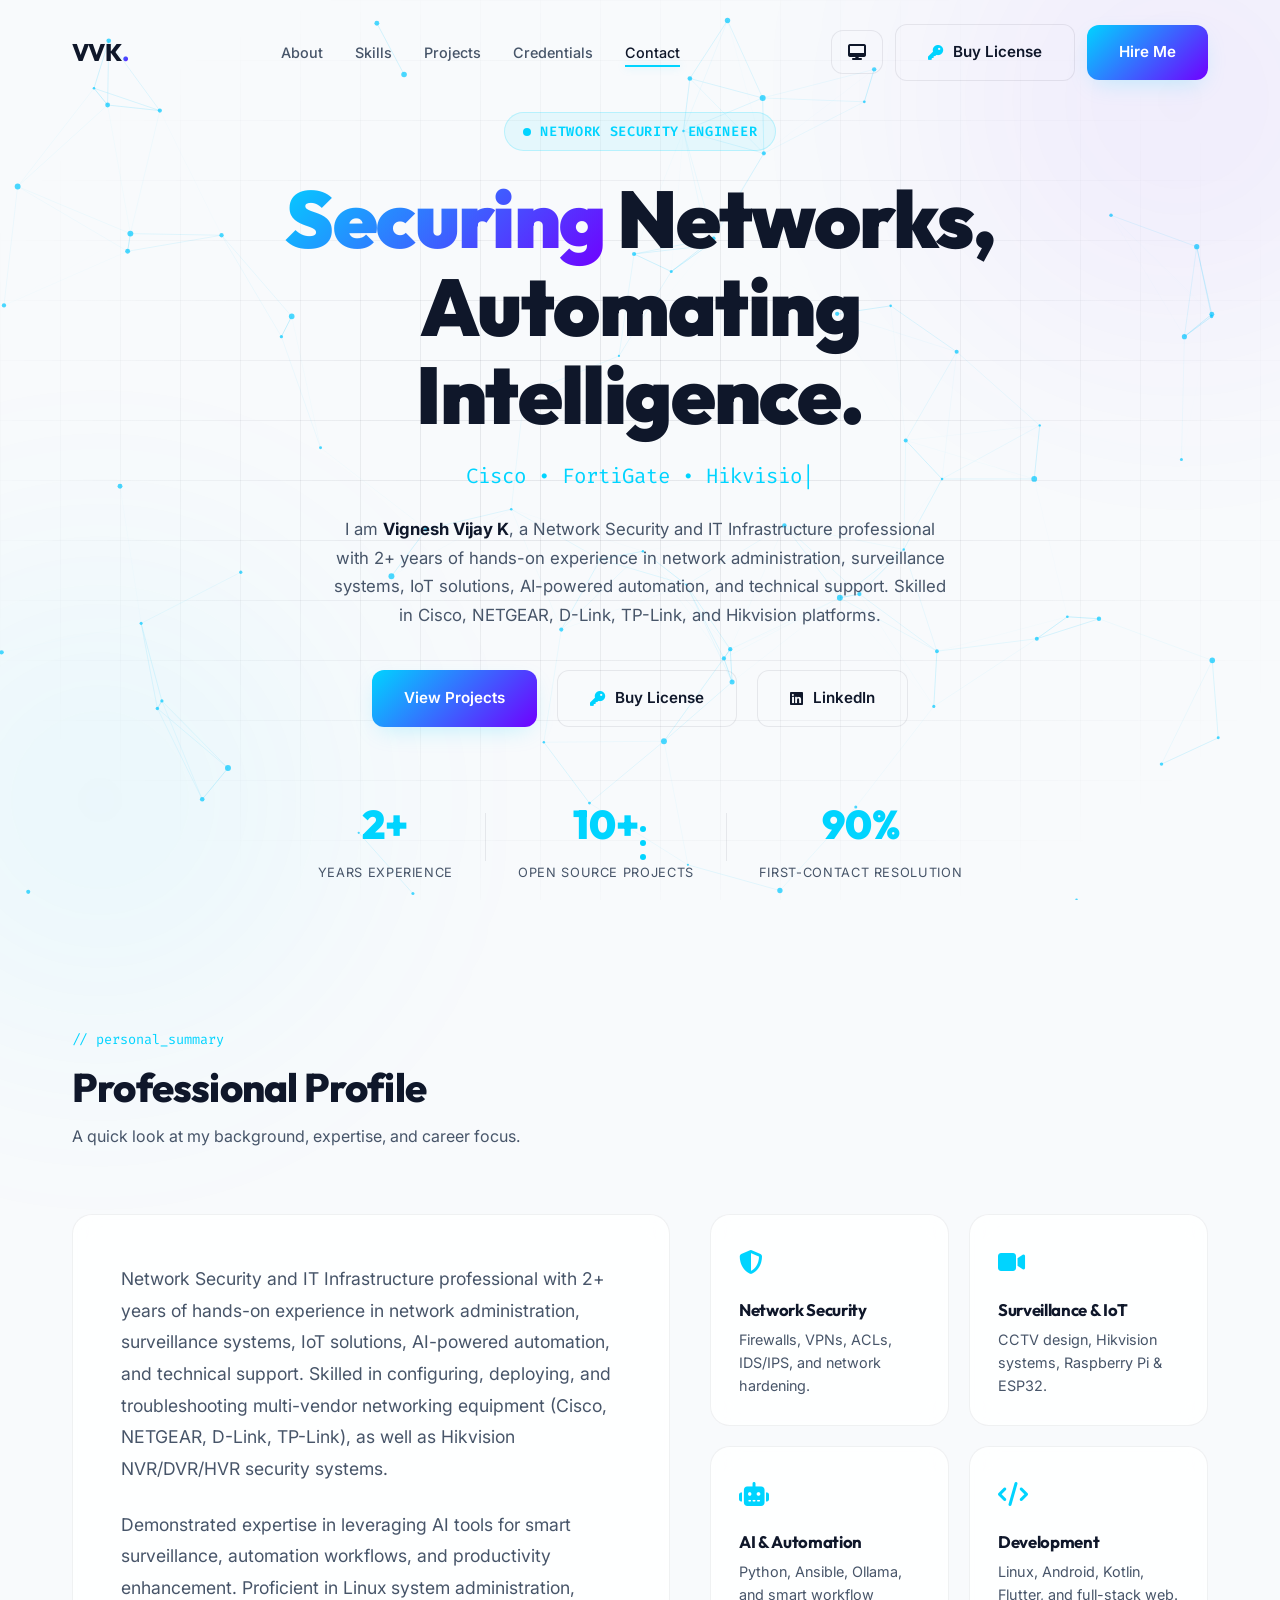
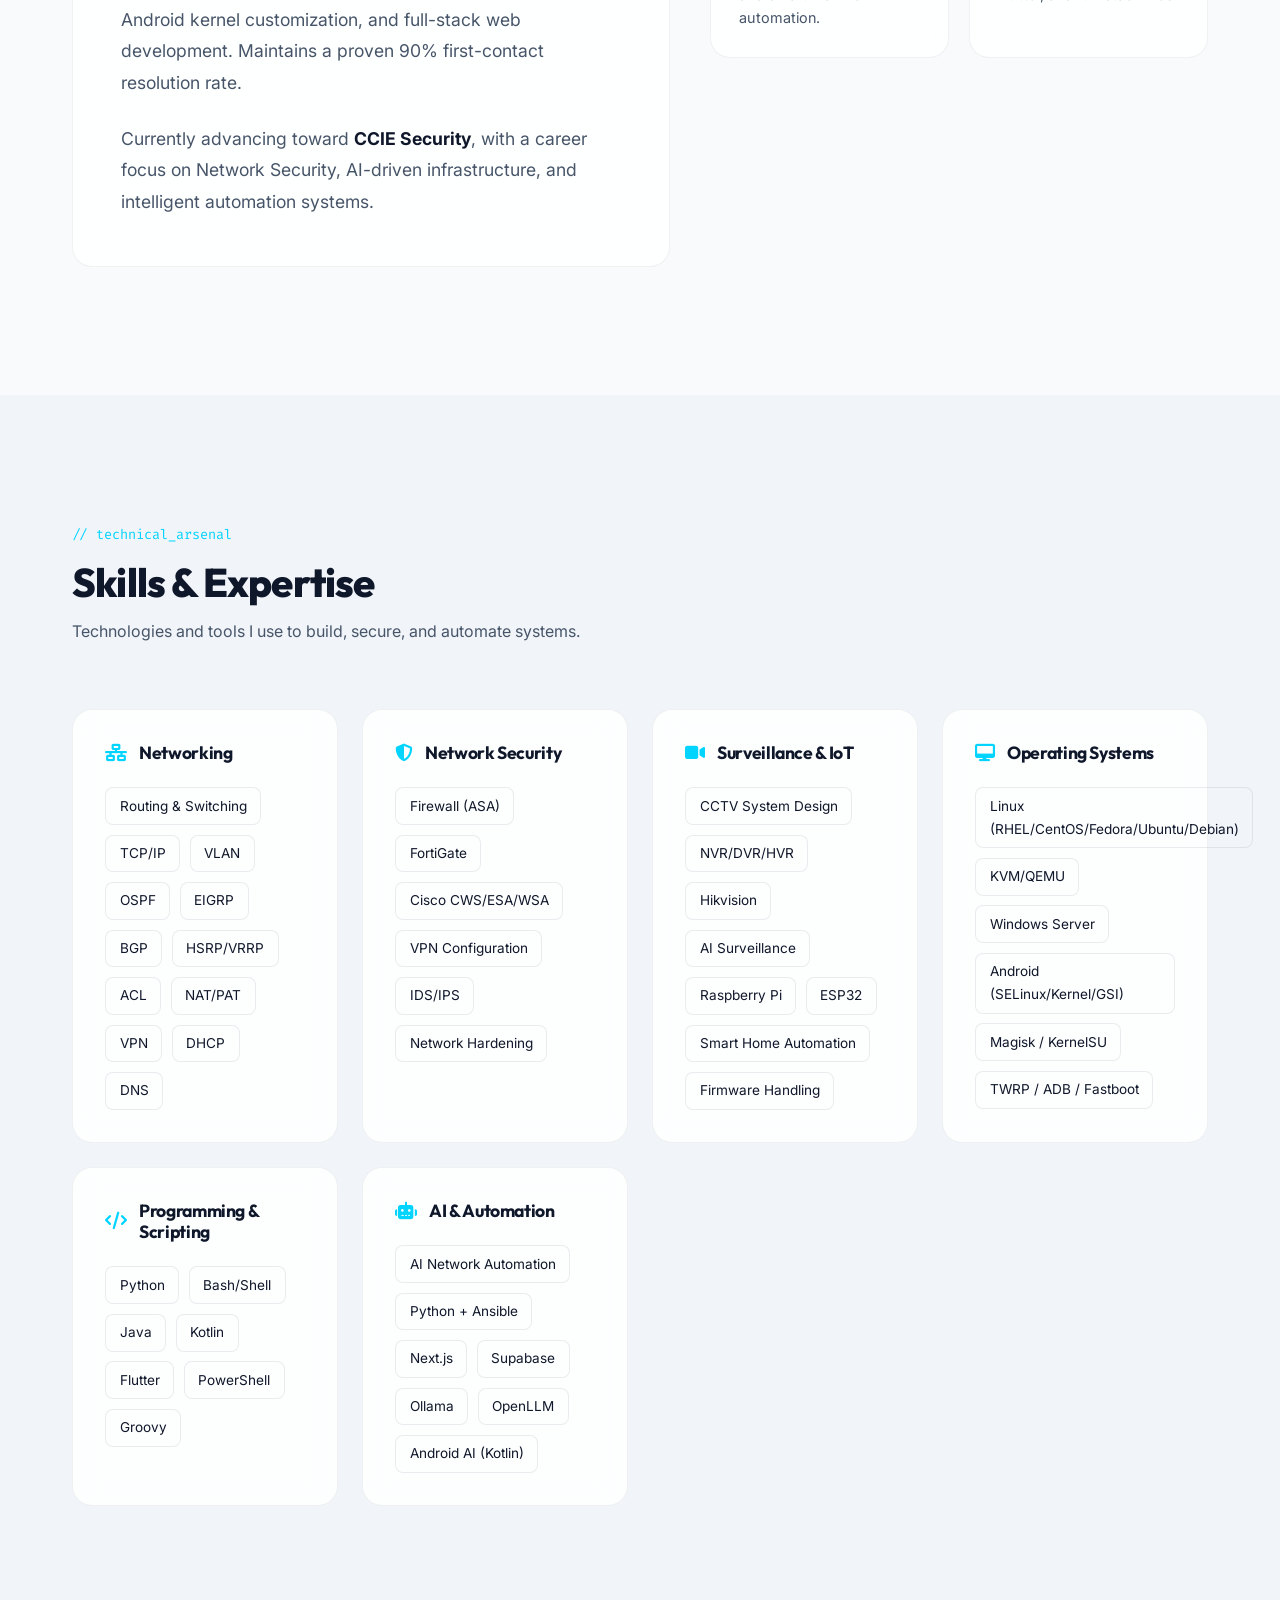
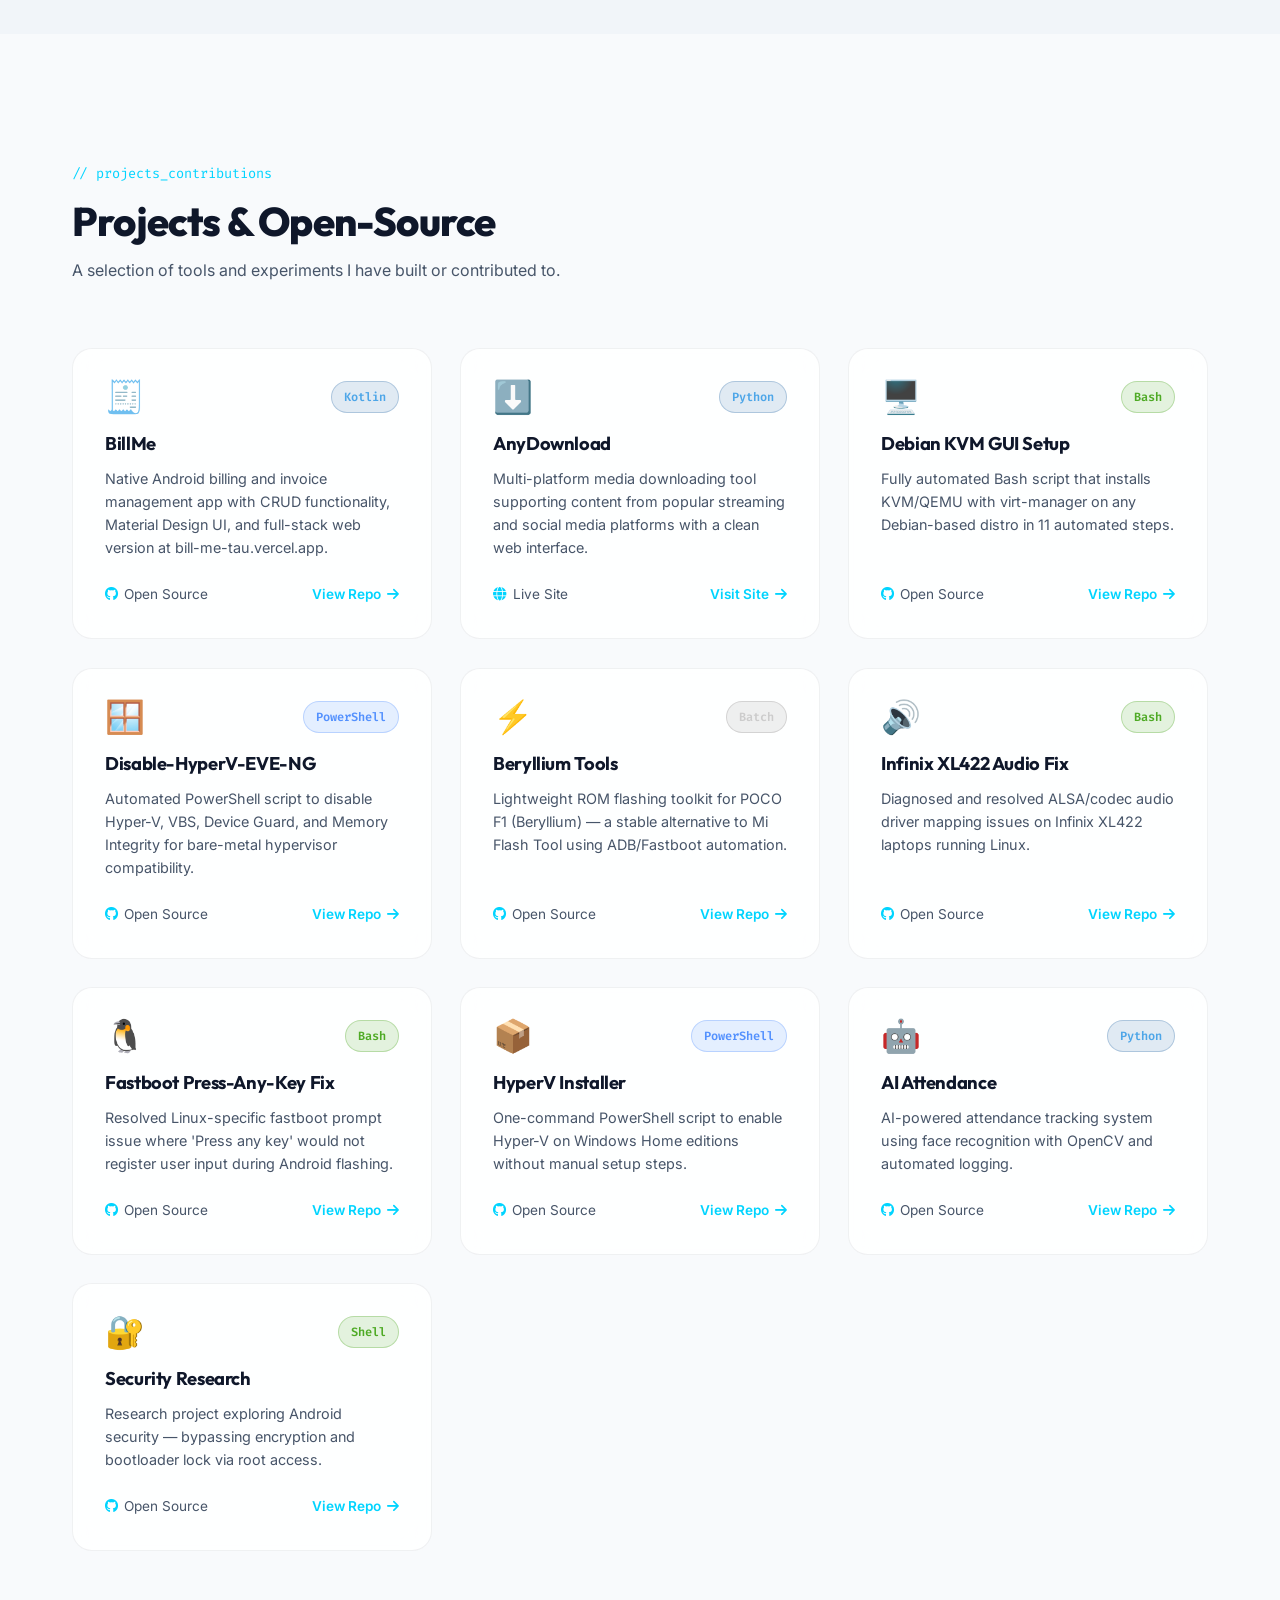
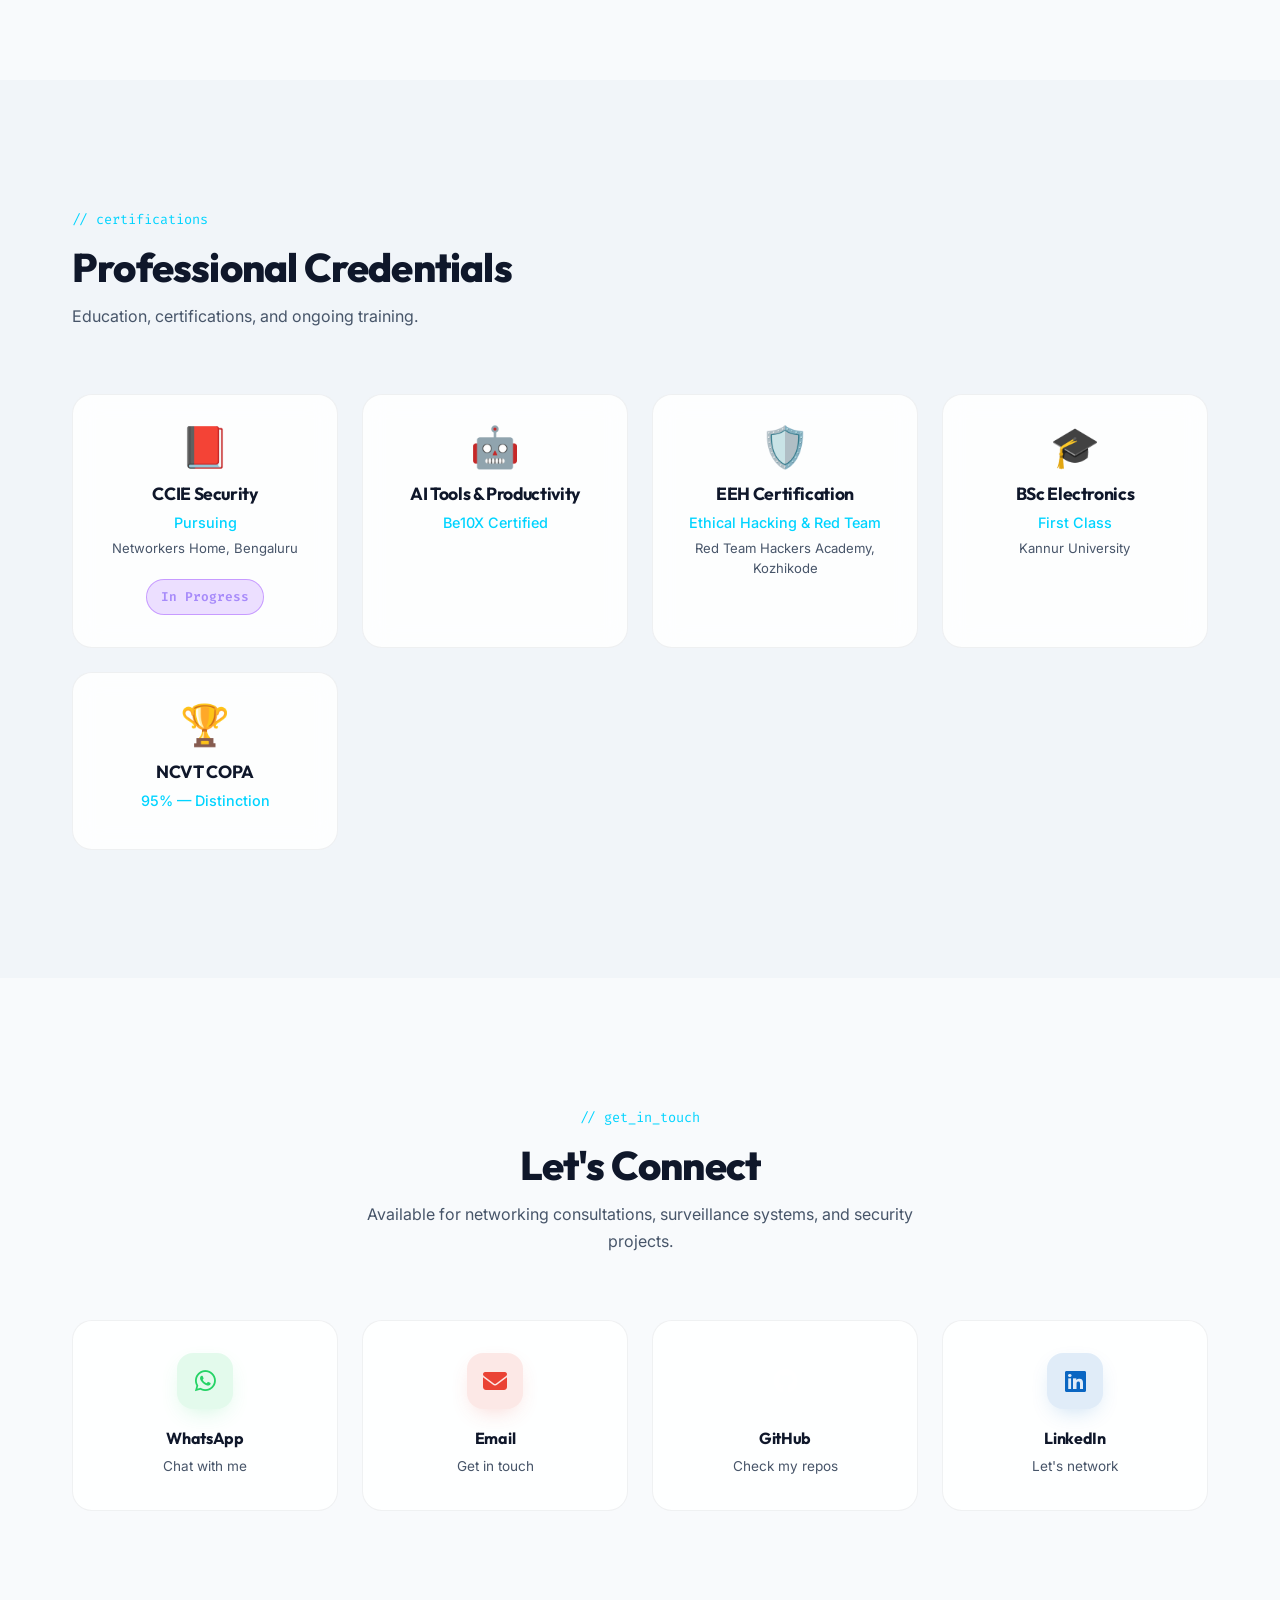
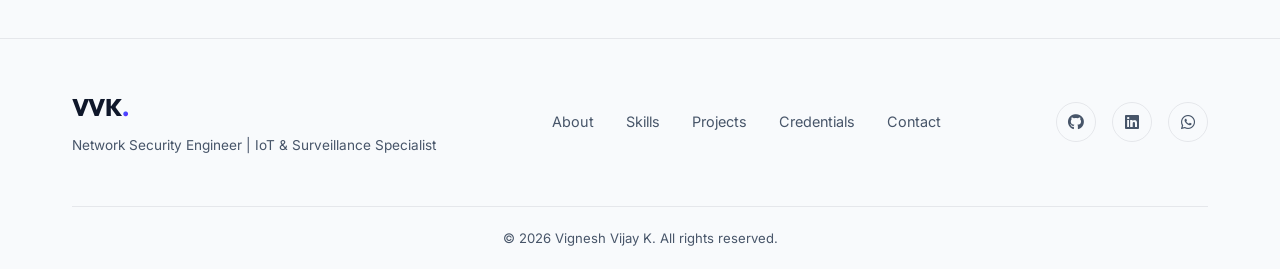
<file: index.html>
<!DOCTYPE html>
<html lang="en">

<head>
  <meta charset="UTF-8" />
  <meta name="viewport" content="width=device-width, initial-scale=1.0" />
  <meta name="theme-color" content="#05070a" />
  <meta name="color-scheme" content="dark light" />
  <script>
    (function () {
      const saved = localStorage.getItem('theme') || 'system';
      const systemDark = window.matchMedia('(prefers-color-scheme: dark)').matches;
      if (saved === 'dark' || (saved === 'system' && systemDark)) {
        document.documentElement.setAttribute('data-theme', 'dark');
      } else {
        document.documentElement.setAttribute('data-theme', 'light');
      }
    })();
  </script>
  <meta name="google-site-verification" content="BcRV6kWdGXgRCRf1ovlCBE_jr2HHilK5G1GdM3CwSa8" />

  <!-- SEO / Social -->
  <title>Vignesh Vijay K | Network Security Engineer</title>
  <meta name="description"
    content="Portfolio of Vignesh Vijay K — Network Security Engineer, IoT & Surveillance Systems Specialist, AI & Automation Enthusiast." />
  <meta name="author" content="Vignesh Vijay K" />
  <meta name="robots" content="index, follow" />
  <meta name="keywords" content="Network Security Engineer, IT Infrastructure, Surveillance, IoT, AI Automation, Cisco, Hikvision, PowerShell, Linux" />

  <script type="application/ld+json">
  {
    "@context": "https://schema.org",
    "@type": "Person",
    "name": "Vignesh Vijay K",
    "url": "https://vigneshvijayk.github.io/",
    "image": "https://vigneshvijayk.github.io/images/profile.jpg",
    "sameAs": [
      "https://github.com/VigneshVijayK",
      "https://www.linkedin.com/in/vignesh-vijay-k/"
    ],
    "jobTitle": "Network Security Engineer",
    "description": "Network Security and IT Infrastructure professional with 2+ years experience in networking, surveillance, IoT, and AI automation."
  }
  </script>
  <meta property="og:title" content="Vignesh Vijay K | Network Security Engineer" />
  <meta property="og:description"
    content="Network Security, IT Infrastructure, Surveillance & IoT Specialist. 2+ years of hands-on experience." />
  <meta property="og:type" content="website" />
  <meta property="og:url" content="https://vigneshvijayk.github.io/" />
  <meta property="og:image" content="https://vigneshvijayk.github.io/images/profile.jpg" />
  <meta name="twitter:card" content="summary_large_image" />
  <meta name="twitter:title" content="Vignesh Vijay K | Network Security Engineer" />
  <meta name="twitter:description"
    content="Network Security, IT Infrastructure, Surveillance & IoT Specialist. 2+ years of hands-on experience." />
  <meta name="twitter:image" content="https://vigneshvijayk.github.io/images/profile.jpg" />

  <!-- Favicon -->
  <link rel="icon" type="image/svg+xml"
    href="data:image/svg+xml,<svg xmlns='http://www.w3.org/2000/svg' viewBox='0 0 100 100'><text y='.9em' font-size='90'>🛡️</text></svg>" />

  <!-- Fonts -->
  <link rel="preconnect" href="https://fonts.googleapis.com" />
  <link rel="preconnect" href="https://fonts.gstatic.com" crossorigin />
  <link rel="preload" as="style"
    href="https://fonts.googleapis.com/css2?family=Inter:wght@300;400;500;600;700&family=Outfit:wght@300;400;500;600;700;800;900&family=Fira+Code:wght@400;500&display=swap" />
  <link
    href="https://fonts.googleapis.com/css2?family=Inter:wght@300;400;500;600;700&family=Outfit:wght@300;400;500;600;700;800;900&family=Fira+Code:wght@400;500&display=swap"
    rel="stylesheet" />

  <!-- Icons -->
  <link rel="stylesheet" href="https://cdnjs.cloudflare.com/ajax/libs/font-awesome/6.5.1/css/all.min.css" />

  <!-- Styles -->
  <link rel="stylesheet" href="style.css" />
</head>

<body>
  <a href="#main-content" class="skip-link">Skip to main content</a>

  <!-- BG Elements -->
  <canvas id="bg-canvas" aria-hidden="true"></canvas>
  <div class="bg-glow bg-glow-1" aria-hidden="true"></div>
  <div class="bg-glow bg-glow-2" aria-hidden="true"></div>

  <!-- Navigation -->
  <nav id="navbar" aria-label="Main navigation">
    <div class="container nav-content">
      <a href="#" class="logo">VVK<span class="gradient-text">.</span></a>
      <ul class="nav-links" role="menubar">
        <li role="none"><a href="#about" class="nav-link" role="menuitem">About</a></li>
        <li role="none"><a href="#skills" class="nav-link" role="menuitem">Skills</a></li>
        <li role="none"><a href="#projects" class="nav-link" role="menuitem">Projects</a></li>
        <li role="none"><a href="#credentials" class="nav-link" role="menuitem">Credentials</a></li>
        <li role="none"><a href="#contact" class="nav-link" role="menuitem">Contact</a></li>
      </ul>
      <div class="nav-actions">
        <button class="theme-toggle" id="themeToggle" aria-label="Toggle theme" title="Change theme">
          <i class="fas fa-sun" aria-hidden="true" data-icon="light"></i>
          <i class="fas fa-moon" aria-hidden="true" data-icon="dark" style="display: none;"></i>
          <i class="fas fa-desktop" aria-hidden="true" data-icon="system" style="display: none;"></i>
          <span class="theme-label">Theme</span>
        </button>
        <a href="license.html" class="btn btn-secondary nav-cta license-cta">
          <i class="fas fa-key" aria-hidden="true"></i> Buy License
        </a>
        <a href="#contact" class="btn btn-primary nav-cta">Hire Me</a>
        <button class="hamburger" id="hamburger" aria-label="Open menu" aria-expanded="false"
          aria-controls="mobileMenu">
          <span></span><span></span><span></span>
        </button>
      </div>
    </div>
  </nav>

  <!-- Mobile Menu -->
  <div class="mobile-menu" id="mobileMenu" role="dialog" aria-modal="true" aria-label="Mobile navigation">
    <ul>
      <li><a href="#about" class="mobile-link">About</a></li>
      <li><a href="#skills" class="mobile-link">Skills</a></li>
      <li><a href="#projects" class="mobile-link">Projects</a></li>
      <li><a href="#credentials" class="mobile-link">Credentials</a></li>
      <li><a href="#contact" class="mobile-link">Contact</a></li>
    </ul>
  </div>

  <main id="main-content">
    <!-- Hero Section -->
    <section class="hero" aria-label="Introduction">
      <div class="hero-bg-grid" aria-hidden="true"></div>
      <div class="container hero-content">
        <span class="hero-tag reveal">
          <span class="badge-dot" aria-hidden="true"></span>
          NETWORK SECURITY ENGINEER
        </span>
        <h1 class="reveal"><span class="gradient-text">Securing</span> Networks, Automating Intelligence.</h1>
        <p class="hero-typing reveal" aria-hidden="true">
          <span id="type-text"></span><span class="cursor">|</span>
        </p>
        <p class="hero-sub reveal">
          I am <strong>Vignesh Vijay K</strong>, a Network Security and IT Infrastructure professional with 2+ years of
          hands-on experience in network administration, surveillance systems, IoT solutions, AI-powered automation, and
          technical support. Skilled in Cisco, NETGEAR, D-Link, TP-Link, and Hikvision platforms.
        </p>
        <div class="hero-btns reveal">
          <a href="#projects" class="btn btn-primary">View Projects</a>
          <a href="license.html" class="btn btn-secondary license-cta">
            <i class="fas fa-key" aria-hidden="true"></i> Buy License
          </a>
          <a href="https://www.linkedin.com/in/vignesh-vijay-k/" target="_blank" rel="noopener noreferrer"
            class="btn btn-secondary">
            <i class="fab fa-linkedin" aria-hidden="true"></i> LinkedIn
          </a>
        </div>
        <div class="hero-stats reveal">
          <div class="hero-stat">
            <div class="stat-num">2+</div>
            <span class="stat-label">Years Experience</span>
          </div>
          <div class="hero-stat-divider" aria-hidden="true"></div>
          <div class="hero-stat">
            <div class="stat-num">10+</div>
            <span class="stat-label">Open Source Projects</span>
          </div>
          <div class="hero-stat-divider" aria-hidden="true"></div>
          <div class="hero-stat">
            <div class="stat-num">90%</div>
            <span class="stat-label">First-Contact Resolution</span>
          </div>
        </div>
      </div>
      <div class="scroll-indicator" aria-hidden="true">
        <div class="scroll-dot"></div>
        <div class="scroll-dot"></div>
        <div class="scroll-dot"></div>
      </div>
    </section>

    <!-- About Section -->
    <section id="about" class="section">
      <div class="container">
        <div class="section-header reveal">
          <span class="section-tag">// personal_summary</span>
          <h2 class="section-title">Professional Profile</h2>
          <p class="section-sub">A quick look at my background, expertise, and career focus.</p>
        </div>
        <div class="about-grid">
          <div class="glass about-text-box reveal">
            <p>
              Network Security and IT Infrastructure professional with 2+ years of hands-on experience in network
              administration, surveillance systems, IoT solutions, AI-powered automation, and technical support. Skilled
              in configuring, deploying, and troubleshooting multi-vendor networking equipment (Cisco, NETGEAR, D-Link,
              TP-Link), as well as Hikvision NVR/DVR/HVR security systems.
            </p>
            <p>
              Demonstrated expertise in leveraging AI tools for smart surveillance, automation workflows, and
              productivity enhancement. Proficient in Linux system administration, Android kernel customization, and
              full-stack web development. Maintains a proven 90% first-contact resolution rate.
            </p>
            <p>
              Currently advancing toward <strong>CCIE Security</strong>, with a career focus on Network Security,
              AI-driven infrastructure, and intelligent automation systems.
            </p>
          </div>
          <div class="about-cards">
            <div class="glass about-card reveal">
              <div class="about-card-icon"><i class="fas fa-shield-alt" aria-hidden="true"></i></div>
              <h3>Network Security</h3>
              <p>Firewalls, VPNs, ACLs, IDS/IPS, and network hardening.</p>
            </div>
            <div class="glass about-card reveal">
              <div class="about-card-icon"><i class="fas fa-video" aria-hidden="true"></i></div>
              <h3>Surveillance & IoT</h3>
              <p>CCTV design, Hikvision systems, Raspberry Pi & ESP32.</p>
            </div>
            <div class="glass about-card reveal">
              <div class="about-card-icon"><i class="fas fa-robot" aria-hidden="true"></i></div>
              <h3>AI & Automation</h3>
              <p>Python, Ansible, Ollama, and smart workflow automation.</p>
            </div>
            <div class="glass about-card reveal">
              <div class="about-card-icon"><i class="fas fa-code" aria-hidden="true"></i></div>
              <h3>Development</h3>
              <p>Linux, Android, Kotlin, Flutter, and full-stack web.</p>
            </div>
          </div>
        </div>
      </div>
    </section>

    <!-- Skills Section -->
    <section id="skills" class="section section-alt">
      <div class="container">
        <div class="section-header reveal">
          <span class="section-tag">// technical_arsenal</span>
          <h2 class="section-title">Skills & Expertise</h2>
          <p class="section-sub">Technologies and tools I use to build, secure, and automate systems.</p>
        </div>
        <div class="skills-grid stagger-children">
          <div class="glass skill-category reveal" data-delay="0">
            <div class="skill-cat-header">
              <i class="fas fa-network-wired" aria-hidden="true"></i>
              <h3>Networking</h3>
            </div>
            <div class="skill-tags">
              <span class="skill-tag">Routing & Switching</span>
              <span class="skill-tag">TCP/IP</span>
              <span class="skill-tag">VLAN</span>
              <span class="skill-tag">OSPF</span>
              <span class="skill-tag">EIGRP</span>
              <span class="skill-tag">BGP</span>
              <span class="skill-tag">HSRP/VRRP</span>
              <span class="skill-tag">ACL</span>
              <span class="skill-tag">NAT/PAT</span>
              <span class="skill-tag">VPN</span>
              <span class="skill-tag">DHCP</span>
              <span class="skill-tag">DNS</span>
            </div>
          </div>
          <div class="glass skill-category reveal">
            <div class="skill-cat-header">
              <i class="fas fa-shield-alt" aria-hidden="true"></i>
              <h3>Network Security</h3>
            </div>
            <div class="skill-tags">
              <span class="skill-tag">Firewall (ASA)</span>
              <span class="skill-tag">FortiGate</span>
              <span class="skill-tag">Cisco CWS/ESA/WSA</span>
              <span class="skill-tag">VPN Configuration</span>
              <span class="skill-tag">IDS/IPS</span>
              <span class="skill-tag">Network Hardening</span>
            </div>
          </div>
          <div class="glass skill-category reveal">
            <div class="skill-cat-header">
              <i class="fas fa-video" aria-hidden="true"></i>
              <h3>Surveillance & IoT</h3>
            </div>
            <div class="skill-tags">
              <span class="skill-tag">CCTV System Design</span>
              <span class="skill-tag">NVR/DVR/HVR</span>
              <span class="skill-tag">Hikvision</span>
              <span class="skill-tag">AI Surveillance</span>
              <span class="skill-tag">Raspberry Pi</span>
              <span class="skill-tag">ESP32</span>
              <span class="skill-tag">Smart Home Automation</span>
              <span class="skill-tag">Firmware Handling</span>
            </div>
          </div>
          <div class="glass skill-category reveal">
            <div class="skill-cat-header">
              <i class="fas fa-desktop" aria-hidden="true"></i>
              <h3>Operating Systems</h3>
            </div>
            <div class="skill-tags">
              <span class="skill-tag">Linux (RHEL/CentOS/Fedora/Ubuntu/Debian)</span>
              <span class="skill-tag">KVM/QEMU</span>
              <span class="skill-tag">Windows Server</span>
              <span class="skill-tag">Android (SELinux/Kernel/GSI)</span>
              <span class="skill-tag">Magisk / KernelSU</span>
              <span class="skill-tag">TWRP / ADB / Fastboot</span>
            </div>
          </div>
          <div class="glass skill-category reveal">
            <div class="skill-cat-header">
              <i class="fas fa-code" aria-hidden="true"></i>
              <h3>Programming & Scripting</h3>
            </div>
            <div class="skill-tags">
              <span class="skill-tag">Python</span>
              <span class="skill-tag">Bash/Shell</span>
              <span class="skill-tag">Java</span>
              <span class="skill-tag">Kotlin</span>
              <span class="skill-tag">Flutter</span>
              <span class="skill-tag">PowerShell</span>
              <span class="skill-tag">Groovy</span>
            </div>
          </div>
          <div class="glass skill-category reveal">
            <div class="skill-cat-header">
              <i class="fas fa-robot" aria-hidden="true"></i>
              <h3>AI & Automation</h3>
            </div>
            <div class="skill-tags">
              <span class="skill-tag">AI Network Automation</span>
              <span class="skill-tag">Python + Ansible</span>
              <span class="skill-tag">Next.js</span>
              <span class="skill-tag">Supabase</span>
              <span class="skill-tag">Ollama</span>
              <span class="skill-tag">OpenLLM</span>
              <span class="skill-tag">Android AI (Kotlin)</span>
            </div>
          </div>
        </div>
      </div>
    </section>

    <!-- Projects Section -->
    <section id="projects" class="section">
      <div class="container">
        <div class="section-header reveal">
          <span class="section-tag">// projects_contributions</span>
          <h2 class="section-title">Projects & Open-Source</h2>
          <p class="section-sub">A selection of tools and experiments I have built or contributed to.</p>
        </div>
        <div class="projects-grid stagger-children">
          <a href="https://github.com/VigneshVijayK/BillMe-Kotlin" target="_blank" rel="noopener noreferrer"
            class="glass project-card reveal" data-delay="0">
            <div class="project-top-row">
              <div class="project-icon">🧾</div>
              <span class="project-lang lang-py">Kotlin</span>
            </div>
            <h3>BillMe</h3>
            <p>Native Android billing and invoice management app with CRUD functionality, Material Design UI, and
              full-stack web version at bill-me-tau.vercel.app.</p>
            <div class="project-footer">
              <span class="project-meta"><i class="fab fa-github" aria-hidden="true"></i> Open Source</span>
              <span class="project-link">View Repo <i class="fas fa-arrow-right" aria-hidden="true"></i></span>
            </div>
          </a>
          <a href="https://www.anydownload.site/" target="_blank" rel="noopener noreferrer"
            class="glass project-card reveal">
            <div class="project-top-row">
              <div class="project-icon">⬇️</div>
              <span class="project-lang lang-py">Python</span>
            </div>
            <h3>AnyDownload</h3>
            <p>Multi-platform media downloading tool supporting content from popular streaming and social media platforms
              with a clean web interface.</p>
            <div class="project-footer">
              <span class="project-meta"><i class="fas fa-globe" aria-hidden="true"></i> Live Site</span>
              <span class="project-link">Visit Site <i class="fas fa-arrow-right" aria-hidden="true"></i></span>
            </div>
          </a>
          <a href="https://github.com/VigneshVijayK/debian-kvm-gui-setup" target="_blank" rel="noopener noreferrer"
            class="glass project-card reveal">
            <div class="project-top-row">
              <div class="project-icon">🖥️</div>
              <span class="project-lang lang-sh">Bash</span>
            </div>
            <h3>Debian KVM GUI Setup</h3>
            <p>Fully automated Bash script that installs KVM/QEMU with virt-manager on any Debian-based distro in 11
              automated steps.</p>
            <div class="project-footer">
              <span class="project-meta"><i class="fab fa-github" aria-hidden="true"></i> Open Source</span>
              <span class="project-link">View Repo <i class="fas fa-arrow-right" aria-hidden="true"></i></span>
            </div>
          </a>
          <a href="https://github.com/VigneshVijayK/Disable-HyperV-EVE-NG" target="_blank" rel="noopener noreferrer"
            class="glass project-card reveal">
            <div class="project-top-row">
              <div class="project-icon">🪟</div>
              <span class="project-lang lang-ps">PowerShell</span>
            </div>
            <h3>Disable-HyperV-EVE-NG</h3>
            <p>Automated PowerShell script to disable Hyper-V, VBS, Device Guard, and Memory Integrity for bare-metal
              hypervisor compatibility.</p>
            <div class="project-footer">
              <span class="project-meta"><i class="fab fa-github" aria-hidden="true"></i> Open Source</span>
              <span class="project-link">View Repo <i class="fas fa-arrow-right" aria-hidden="true"></i></span>
            </div>
          </a>
          <a href="https://github.com/VigneshVijayK/beryllium-tools" target="_blank" rel="noopener noreferrer"
            class="glass project-card reveal">
            <div class="project-top-row">
              <div class="project-icon">⚡</div>
              <span class="project-lang lang-bat">Batch</span>
            </div>
            <h3>Beryllium Tools</h3>
            <p>Lightweight ROM flashing toolkit for POCO F1 (Beryllium) — a stable alternative to Mi Flash Tool using
              ADB/Fastboot automation.</p>
            <div class="project-footer">
              <span class="project-meta"><i class="fab fa-github" aria-hidden="true"></i> Open Source</span>
              <span class="project-link">View Repo <i class="fas fa-arrow-right" aria-hidden="true"></i></span>
            </div>
          </a>
          <a href="https://github.com/VigneshVijayK/infinix-XL422-linux-audio-fix" target="_blank"
            rel="noopener noreferrer" class="glass project-card reveal">
            <div class="project-top-row">
              <div class="project-icon">🔊</div>
              <span class="project-lang lang-sh">Bash</span>
            </div>
            <h3>Infinix XL422 Audio Fix</h3>
            <p>Diagnosed and resolved ALSA/codec audio driver mapping issues on Infinix XL422 laptops running Linux.</p>
            <div class="project-footer">
              <span class="project-meta"><i class="fab fa-github" aria-hidden="true"></i> Open Source</span>
              <span class="project-link">View Repo <i class="fas fa-arrow-right" aria-hidden="true"></i></span>
            </div>
          </a>
          <a href="https://github.com/VigneshVijayK/fastboot-press-any-key-fix-linux" target="_blank"
            rel="noopener noreferrer" class="glass project-card reveal">
            <div class="project-top-row">
              <div class="project-icon">🐧</div>
              <span class="project-lang lang-sh">Bash</span>
            </div>
            <h3>Fastboot Press-Any-Key Fix</h3>
            <p>Resolved Linux-specific fastboot prompt issue where 'Press any key' would not register user input during
              Android flashing.</p>
            <div class="project-footer">
              <span class="project-meta"><i class="fab fa-github" aria-hidden="true"></i> Open Source</span>
              <span class="project-link">View Repo <i class="fas fa-arrow-right" aria-hidden="true"></i></span>
            </div>
          </a>
          <a href="https://github.com/VigneshVijayK/HyperV-Installer" target="_blank" rel="noopener noreferrer"
            class="glass project-card reveal">
            <div class="project-top-row">
              <div class="project-icon">📦</div>
              <span class="project-lang lang-ps">PowerShell</span>
            </div>
            <h3>HyperV Installer</h3>
            <p>One-command PowerShell script to enable Hyper-V on Windows Home editions without manual setup steps.</p>
            <div class="project-footer">
              <span class="project-meta"><i class="fab fa-github" aria-hidden="true"></i> Open Source</span>
              <span class="project-link">View Repo <i class="fas fa-arrow-right" aria-hidden="true"></i></span>
            </div>
          </a>
          <a href="https://github.com/VigneshVijayK/AI-Attendance" target="_blank" rel="noopener noreferrer"
            class="glass project-card reveal">
            <div class="project-top-row">
              <div class="project-icon">🤖</div>
              <span class="project-lang lang-py">Python</span>
            </div>
            <h3>AI Attendance</h3>
            <p>AI-powered attendance tracking system using face recognition with OpenCV and automated logging.</p>
            <div class="project-footer">
              <span class="project-meta"><i class="fab fa-github" aria-hidden="true"></i> Open Source</span>
              <span class="project-link">View Repo <i class="fas fa-arrow-right" aria-hidden="true"></i></span>
            </div>
          </a>
          <a href="https://github.com/VigneshVijayK/fake_encryption_and_bootloader_lock" target="_blank"
            rel="noopener noreferrer" class="glass project-card reveal">
            <div class="project-top-row">
              <div class="project-icon">🔐</div>
              <span class="project-lang lang-sh">Shell</span>
            </div>
            <h3>Security Research</h3>
            <p>Research project exploring Android security — bypassing encryption and bootloader lock via root access.</p>
            <div class="project-footer">
              <span class="project-meta"><i class="fab fa-github" aria-hidden="true"></i> Open Source</span>
              <span class="project-link">View Repo <i class="fas fa-arrow-right" aria-hidden="true"></i></span>
            </div>
          </a>
        </div>
      </div>
    </section>

    <!-- Education & Certs -->
    <section id="credentials" class="section section-alt">
      <div class="container">
        <div class="section-header reveal">
          <span class="section-tag">// certifications</span>
          <h2 class="section-title">Professional Credentials</h2>
          <p class="section-sub">Education, certifications, and ongoing training.</p>
        </div>
        <div class="certs-grid stagger-children">
          <div class="glass cert-card reveal cert-pursuing" data-delay="0">
            <span class="cert-icon">📕</span>
            <div class="cert-body">
              <h4>CCIE Security</h4>
              <p class="cert-issuer">Pursuing</p>
              <p class="cert-detail">Networkers Home, Bengaluru</p>
            </div>
            <span class="pursuing-badge">In Progress</span>
          </div>
          <div class="glass cert-card reveal">
            <span class="cert-icon">🤖</span>
            <div class="cert-body">
              <h4>AI Tools & Productivity</h4>
              <p class="cert-issuer">Be10X Certified</p>
            </div>
          </div>
          <div class="glass cert-card reveal">
            <span class="cert-icon">🛡️</span>
            <div class="cert-body">
              <h4>EEH Certification</h4>
              <p class="cert-issuer">Ethical Hacking & Red Team</p>
              <p class="cert-detail">Red Team Hackers Academy, Kozhikode</p>
            </div>
          </div>
          <div class="glass cert-card reveal">
            <span class="cert-icon">🎓</span>
            <div class="cert-body">
              <h4>BSc Electronics</h4>
              <p class="cert-issuer">First Class</p>
              <p class="cert-detail">Kannur University</p>
            </div>
          </div>
          <div class="glass cert-card reveal">
            <span class="cert-icon">🏆</span>
            <div class="cert-body">
              <h4>NCVT COPA</h4>
              <p class="cert-issuer">95% — Distinction</p>
            </div>
          </div>
        </div>
      </div>
    </section>

    <!-- Contact Section -->
    <section id="contact" class="section">
      <div class="container">
        <div class="section-header center reveal">
          <span class="section-tag">// get_in_touch</span>
          <h2 class="section-title">Let's Connect</h2>
          <p class="section-sub">Available for networking consultations, surveillance systems, and security projects.</p>
        </div>
        <div class="contact-grid reveal">
          <a href="https://wa.me/918590011604" target="_blank" rel="noopener noreferrer" class="glass contact-card">
            <div class="contact-icon-wrap whatsapp"><i class="fab fa-whatsapp" aria-hidden="true"></i></div>
            <h3>WhatsApp</h3>
            <p>Chat with me</p>
          </a>
          <a href="mailto:vigneshvijaykofficial@gmail.com" class="glass contact-card">
            <div class="contact-icon-wrap email"><i class="fas fa-envelope" aria-hidden="true"></i></div>
            <h3>Email</h3>
            <p>Get in touch</p>
          </a>
          <a href="https://github.com/VigneshVijayK" target="_blank" rel="noopener noreferrer"
            class="glass contact-card">
            <div class="contact-icon-wrap github"><i class="fab fa-github" aria-hidden="true"></i></div>
            <h3>GitHub</h3>
            <p>Check my repos</p>
          </a>
          <a href="https://www.linkedin.com/in/vignesh-vijay-k/" target="_blank" rel="noopener noreferrer"
            class="glass contact-card">
            <div class="contact-icon-wrap linkedin"><i class="fab fa-linkedin" aria-hidden="true"></i></div>
            <h3>LinkedIn</h3>
            <p>Let's network</p>
          </a>
        </div>
      </div>
    </section>
  </main>

  <!-- Back to Top -->
  <button id="backToTop" class="back-to-top" aria-label="Back to top">
    <i class="fas fa-arrow-up" aria-hidden="true"></i>
  </button>

  <!-- Footer -->
  <footer>
    <div class="container">
      <div class="footer-inner">
        <div class="footer-brand">
          <span class="footer-logo">VVK<span class="gradient-text">.</span></span>
          <p>Network Security Engineer | IoT & Surveillance Specialist</p>
        </div>
        <div class="footer-links">
          <a href="#about">About</a>
          <a href="#skills">Skills</a>
          <a href="#projects">Projects</a>
          <a href="#credentials">Credentials</a>
          <a href="#contact">Contact</a>
        </div>
        <div class="footer-social">
          <a href="https://github.com/VigneshVijayK" target="_blank" rel="noopener noreferrer"
            aria-label="GitHub"><i class="fab fa-github" aria-hidden="true"></i></a>
          <a href="https://www.linkedin.com/in/vignesh-vijay-k/" target="_blank" rel="noopener noreferrer"
            aria-label="LinkedIn"><i class="fab fa-linkedin" aria-hidden="true"></i></a>
          <a href="https://wa.me/918590011604" target="_blank" rel="noopener noreferrer" aria-label="WhatsApp"><i
              class="fab fa-whatsapp" aria-hidden="true"></i></a>
        </div>
      </div>
      <div class="footer-bottom">
        <p class="copyright">&copy; <span id="year"></span> Vignesh Vijay K. All rights reserved.</p>
      </div>
    </div>
  </footer>

  <script src="main.js"></script>
</body>

</html>
</file>
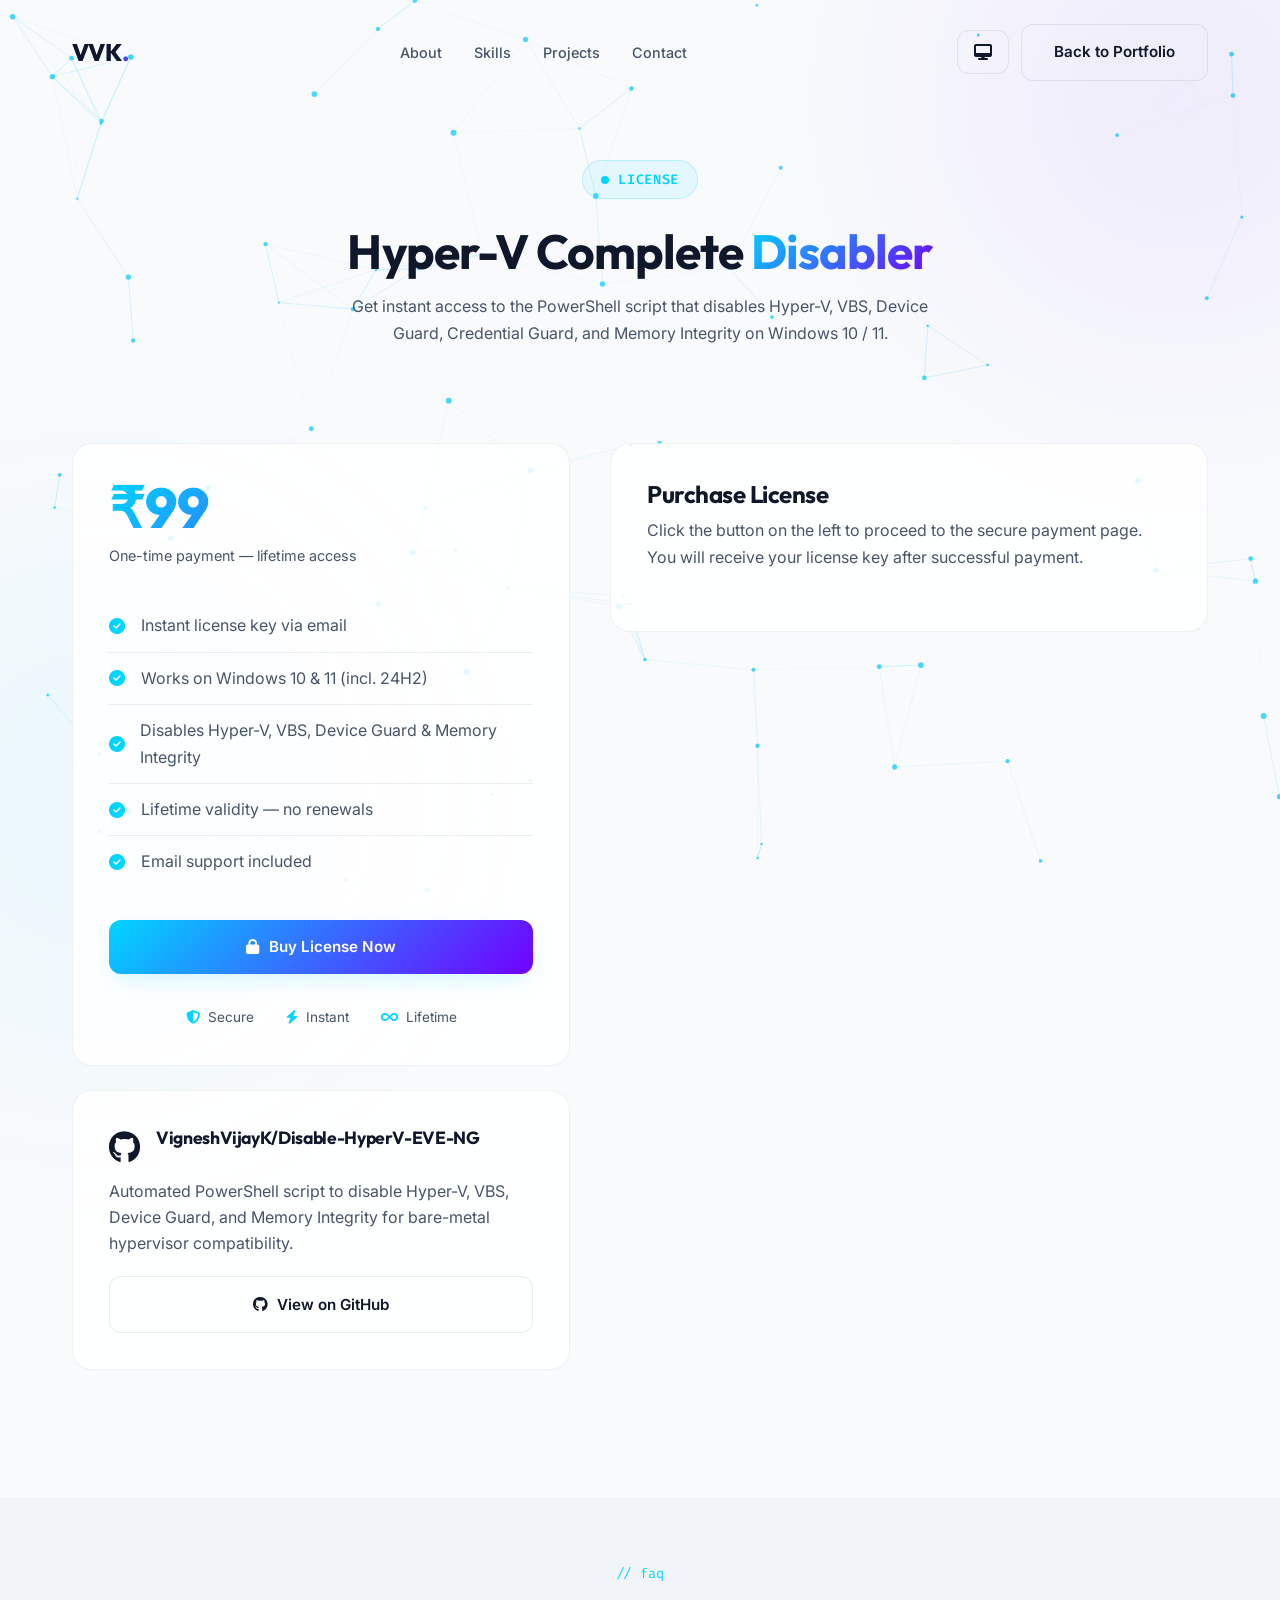
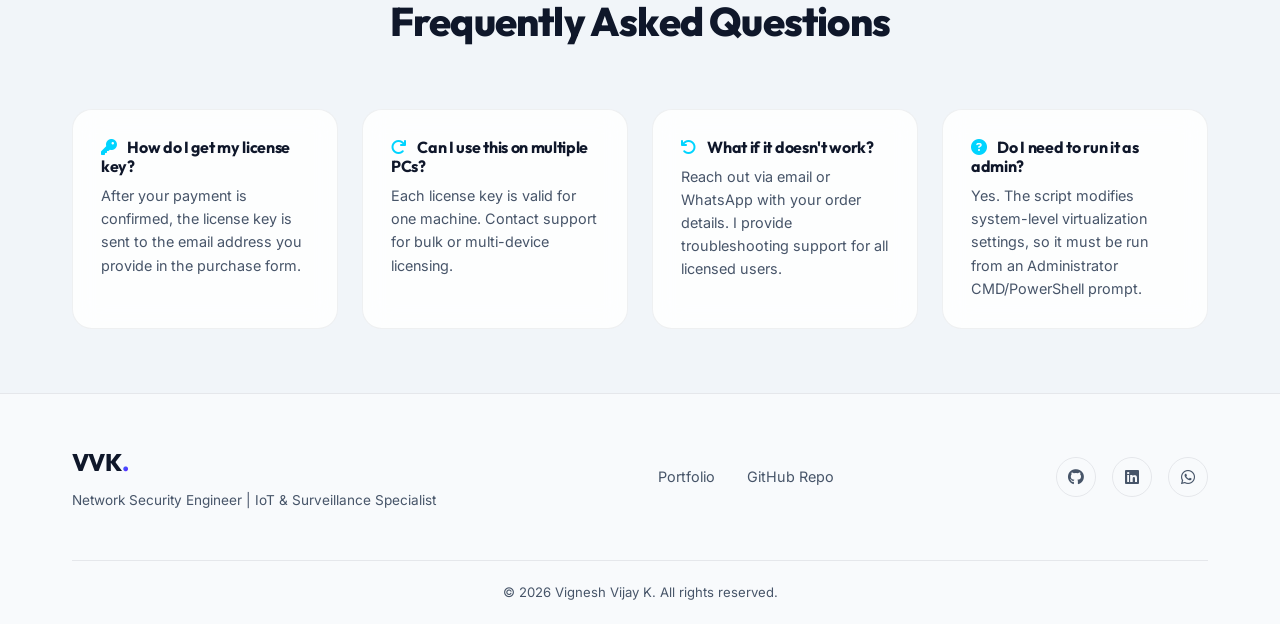
<file: license.html>
<!DOCTYPE html>
<html lang="en">
<head>
  <meta charset="UTF-8" />
  <meta name="viewport" content="width=device-width, initial-scale=1.0" />
  <meta name="theme-color" content="#05070a" />
  <meta name="color-scheme" content="dark light" />
  <script>
    (function () {
      const saved = localStorage.getItem('theme') || 'system';
      const systemDark = window.matchMedia('(prefers-color-scheme: dark)').matches;
      if (saved === 'dark' || (saved === 'system' && systemDark)) {
        document.documentElement.setAttribute('data-theme', 'dark');
      } else {
        document.documentElement.setAttribute('data-theme', 'light');
      }
    })();
  </script>

  <title>License — Hyper-V Complete Disabler | Vignesh Vijay K</title>
  <meta name="description" content="Purchase a license key for Hyper-V Complete Disabler for ₹99. One-time payment, lifetime access." />
  <link rel="canonical" href="https://vigneshvijayk.github.io/VigneshVijayK/license.html" />

  <link rel="icon" type="image/svg+xml"
    href="data:image/svg+xml,<svg xmlns='http://www.w3.org/2000/svg' viewBox='0 0 100 100'><text y='.9em' font-size='90'>🛡️</text></svg>" />

  <link rel="preconnect" href="https://fonts.googleapis.com" />
  <link rel="preconnect" href="https://fonts.gstatic.com" crossorigin />
  <link rel="preload" as="style"
    href="https://fonts.googleapis.com/css2?family=Inter:wght@300;400;500;600;700&family=Outfit:wght@300;400;500;600;700;800;900&family=Fira+Code:wght@400;500&display=swap" />
  <link
    href="https://fonts.googleapis.com/css2?family=Inter:wght@300;400;500;600;700&family=Outfit:wght@300;400;500;600;700;800;900&family=Fira+Code:wght@400;500&display=swap"
    rel="stylesheet" />

  <link rel="stylesheet" href="https://cdnjs.cloudflare.com/ajax/libs/font-awesome/6.5.1/css/all.min.css" />
  <link rel="stylesheet" href="style.css" />

  <style>
    .license-hero {
      min-height: auto;
      padding: 10rem 0 4rem;
      text-align: center;
    }
    .license-hero h1 {
      font-size: clamp(2rem, 5vw, 3rem);
      margin-bottom: 0.75rem;
    }
    .license-hero p {
      color: var(--text-muted);
      max-width: 600px;
      margin: 0 auto 2rem;
    }

    .license-content {
      display: grid;
      grid-template-columns: 1fr 1.2fr;
      gap: 2.5rem;
      align-items: start;
    }

    .license-info-card,
    .repo-card,
    .form-card {
      padding: 2.25rem;
    }

    .license-info-card .price {
      font-size: 3.5rem;
      font-weight: 800;
      font-family: var(--font-h);
      background: linear-gradient(135deg, var(--accent), var(--accent-2));
      -webkit-background-clip: text;
      -webkit-text-fill-color: transparent;
      background-clip: text;
      line-height: 1;
      margin-bottom: 0.5rem;
    }

    .license-info-card .price-label {
      color: var(--text-muted);
      font-size: 0.9rem;
      margin-bottom: 2rem;
    }

    .license-features { list-style: none; margin-bottom: 2rem; }
    .license-features li {
      padding: 0.75rem 0;
      color: var(--text-muted);
      display: flex;
      align-items: center;
      gap: 0.75rem;
      border-bottom: 1px solid var(--border);
    }
    .license-features li:last-child { border-bottom: none; }
    .license-features li i { color: var(--accent); width: 1.25rem; }

    .repo-card { margin-top: 1.5rem; }
    .repo-header {
      display: flex;
      align-items: flex-start;
      gap: 1rem;
      margin-bottom: 1rem;
    }
    .repo-header > i { font-size: 2rem; color: var(--text); margin-top: 0.25rem; }
    .repo-title h3 { font-size: 1.1rem; margin-bottom: 0.25rem; }
    .repo-updated { color: var(--text-muted); font-size: 0.8rem; }
    .repo-description { color: var(--text-muted); margin-bottom: 1.25rem; line-height: 1.6; }
    .repo-stats {
      display: flex;
      flex-wrap: wrap;
      gap: 1rem;
      margin-bottom: 1.25rem;
      font-size: 0.85rem;
      color: var(--text-muted);
    }
    .repo-stats span { display: flex; align-items: center; gap: 0.35rem; }
    .repo-stats i { color: var(--accent); }
    .repo-link { width: 100%; justify-content: center; }

    .form-card h2 {
      font-size: 1.5rem;
      margin-bottom: 0.5rem;
    }
    .form-card > p {
      color: var(--text-muted);
      margin-bottom: 1.5rem;
    }
    .form-card iframe {
      width: 100%;
      height: 620px;
      border: 1px solid var(--border);
      border-radius: 1rem;
      background: var(--bg-card);
    }

    .trust-badges {
      display: flex;
      justify-content: center;
      gap: 2rem;
      flex-wrap: wrap;
      margin-top: 2rem;
      color: var(--text-muted);
      font-size: 0.85rem;
    }
    .trust-badges span { display: flex; align-items: center; gap: 0.5rem; }
    .trust-badges i { color: var(--accent); }

    .license-faq { padding: 4rem 0; }
    .faq-grid {
      display: grid;
      grid-template-columns: repeat(auto-fit, minmax(260px, 1fr));
      gap: 1.5rem;
      margin-top: 2rem;
    }
    .faq-card { padding: 1.75rem; }
    .faq-card h3 { font-size: 1rem; margin-bottom: 0.5rem; color: var(--text); }
    .faq-card p { color: var(--text-muted); font-size: 0.9rem; line-height: 1.6; }

    @media (max-width: 900px) {
      .license-content { grid-template-columns: 1fr; }
      .form-card iframe { height: 680px; }
    }
    @media (max-width: 480px) {
      .license-hero { padding: 8rem 0 3rem; }
      .license-info-card,
      .repo-card,
      .form-card { padding: 1.5rem; }
      .form-card iframe { height: 720px; }
    }
  </style>
</head>
<body>

  <canvas id="bg-canvas" aria-hidden="true"></canvas>
  <div class="bg-glow bg-glow-1" aria-hidden="true"></div>
  <div class="bg-glow bg-glow-2" aria-hidden="true"></div>

  <a href="#main-content" class="skip-link">Skip to main content</a>

  <nav id="navbar" aria-label="Main navigation">
    <div class="container nav-content">
      <a href="index.html" class="logo">VVK<span class="gradient-text">.</span></a>
      <ul class="nav-links" role="menubar">
        <li role="none"><a href="index.html#about" class="nav-link" role="menuitem">About</a></li>
        <li role="none"><a href="index.html#skills" class="nav-link" role="menuitem">Skills</a></li>
        <li role="none"><a href="index.html#projects" class="nav-link" role="menuitem">Projects</a></li>
        <li role="none"><a href="index.html#contact" class="nav-link" role="menuitem">Contact</a></li>
      </ul>
      <div class="nav-actions">
        <button class="theme-toggle" id="themeToggle" aria-label="Toggle theme" title="Change theme">
          <i class="fas fa-sun" aria-hidden="true" data-icon="light"></i>
          <i class="fas fa-moon" aria-hidden="true" data-icon="dark" style="display: none;"></i>
          <i class="fas fa-desktop" aria-hidden="true" data-icon="system" style="display: none;"></i>
          <span class="theme-label">Theme</span>
        </button>
        <a href="index.html" class="btn btn-secondary nav-cta">Back to Portfolio</a>
        <button class="hamburger" id="hamburger" aria-label="Open menu" aria-expanded="false" aria-controls="mobileMenu">
          <span></span><span></span><span></span>
        </button>
      </div>
    </div>
  </nav>

  <div class="mobile-menu" id="mobileMenu" role="dialog" aria-modal="true" aria-label="Mobile navigation">
    <ul>
      <li><a href="index.html#about" class="mobile-link">About</a></li>
      <li><a href="index.html#skills" class="mobile-link">Skills</a></li>
      <li><a href="index.html#projects" class="mobile-link">Projects</a></li>
      <li><a href="index.html#contact" class="mobile-link">Contact</a></li>
    </ul>
  </div>

  <main id="main-content">
    <section class="license-hero">
      <div class="container">
        <span class="hero-tag reveal"><span class="badge-dot" aria-hidden="true"></span> LICENSE</span>
        <h1 class="reveal">Hyper-V Complete <span class="gradient-text">Disabler</span></h1>
        <p class="reveal">Get instant access to the PowerShell script that disables Hyper-V, VBS, Device Guard, Credential Guard, and Memory Integrity on Windows 10 / 11.</p>
      </div>
    </section>

    <section class="section" style="padding-top: 0;">
      <div class="container">
        <div class="license-content reveal">
          <div class="license-left">
            <div class="glass license-info-card">
              <div class="price">₹99</div>
              <div class="price-label">One-time payment — lifetime access</div>
              <ul class="license-features">
                <li><i class="fas fa-check-circle" aria-hidden="true"></i> Instant license key via email</li>
                <li><i class="fas fa-check-circle" aria-hidden="true"></i> Works on Windows 10 & 11 (incl. 24H2)</li>
                <li><i class="fas fa-check-circle" aria-hidden="true"></i> Disables Hyper-V, VBS, Device Guard & Memory Integrity</li>
                <li><i class="fas fa-check-circle" aria-hidden="true"></i> Lifetime validity — no renewals</li>
                <li><i class="fas fa-check-circle" aria-hidden="true"></i> Email support included</li>
              </ul>
              <a href="payment.html" class="btn btn-primary" style="width: 100%; justify-content: center;">
                <i class="fas fa-lock" aria-hidden="true"></i> Buy License Now
              </a>
              <div class="trust-badges">
                <span><i class="fas fa-shield-alt" aria-hidden="true"></i> Secure</span>
                <span><i class="fas fa-bolt" aria-hidden="true"></i> Instant</span>
                <span><i class="fas fa-infinity" aria-hidden="true"></i> Lifetime</span>
              </div>
            </div>

            <div id="repoDetails"></div>
          </div>

          <div class="license-right">
            <div class="glass form-card" id="purchase-form">
              <h2>Purchase License</h2>
              <p>Click the button on the left to proceed to the secure payment page. You will receive your license key after successful payment.</p>
            </div>
          </div>
        </div>
      </div>
    </section>

    <section class="section section-alt license-faq">
      <div class="container">
        <div class="section-header center reveal">
          <span class="section-tag">// faq</span>
          <h2 class="section-title">Frequently Asked Questions</h2>
        </div>
        <div class="faq-grid">
          <div class="glass faq-card reveal">
            <h3><i class="fas fa-key" aria-hidden="true"></i> How do I get my license key?</h3>
            <p>After your payment is confirmed, the license key is sent to the email address you provide in the purchase form.</p>
          </div>
          <div class="glass faq-card reveal">
            <h3><i class="fas fa-redo" aria-hidden="true"></i> Can I use this on multiple PCs?</h3>
            <p>Each license key is valid for one machine. Contact support for bulk or multi-device licensing.</p>
          </div>
          <div class="glass faq-card reveal">
            <h3><i class="fas fa-undo" aria-hidden="true"></i> What if it doesn't work?</h3>
            <p>Reach out via email or WhatsApp with your order details. I provide troubleshooting support for all licensed users.</p>
          </div>
          <div class="glass faq-card reveal">
            <h3><i class="fas fa-question-circle" aria-hidden="true"></i> Do I need to run it as admin?</h3>
            <p>Yes. The script modifies system-level virtualization settings, so it must be run from an Administrator CMD/PowerShell prompt.</p>
          </div>
        </div>
      </div>
    </section>
  </main>

  <button id="backToTop" class="back-to-top" aria-label="Back to top">
    <i class="fas fa-arrow-up" aria-hidden="true"></i>
  </button>

  <footer>
    <div class="container">
      <div class="footer-inner">
        <div class="footer-brand">
          <span class="footer-logo">VVK<span class="gradient-text">.</span></span>
          <p>Network Security Engineer | IoT & Surveillance Specialist</p>
        </div>
        <div class="footer-links">
          <a href="index.html">Portfolio</a>
          <a href="https://github.com/VigneshVijayK/Disable-HyperV-EVE-NG" target="_blank" rel="noopener noreferrer">GitHub Repo</a>
        </div>
        <div class="footer-social">
          <a href="https://github.com/VigneshVijayK" target="_blank" rel="noopener noreferrer" aria-label="GitHub"><i class="fab fa-github" aria-hidden="true"></i></a>
          <a href="https://www.linkedin.com/in/vignesh-vijay-k/" target="_blank" rel="noopener noreferrer" aria-label="LinkedIn"><i class="fab fa-linkedin" aria-hidden="true"></i></a>
          <a href="https://wa.me/918590011604" target="_blank" rel="noopener noreferrer" aria-label="WhatsApp"><i class="fab fa-whatsapp" aria-hidden="true"></i></a>
        </div>
      </div>
      <div class="footer-bottom">
        <p class="copyright">&copy; <span id="licenseYear"></span> Vignesh Vijay K. All rights reserved.</p>
      </div>
    </div>
  </footer>

  <script src="main.js"></script>
</body>
</html>
</file>
<file: style.css>
:root {
  --bg: #05070a;
  --bg-alt: #080d14;
  --bg-card: rgba(15, 23, 42, 0.65);
  --accent: #00d4ff;
  --accent-2: #7000ff;
  --accent-glow: rgba(0, 212, 255, 0.25);
  --accent-purple-glow: rgba(112, 0, 255, 0.25);
  --text: #f8fafc;
  --text-muted: #94a3b8;
  --border: rgba(255, 255, 255, 0.08);
  --glass-border: rgba(255, 255, 255, 0.06);
  --linkedin: #0a66c2;

  /* Light theme */
  --bg-light: #f8fafc;
  --bg-alt-light: #f1f5f9;
  --bg-card-light: rgba(255, 255, 255, 0.85);
  --text-light: #0f172a;
  --text-muted-light: #475569;
  --border-light: rgba(15, 23, 42, 0.08);
  --glass-border-light: rgba(15, 23, 42, 0.06);
  --font: 'Inter', sans-serif;
  --font-h: 'Outfit', sans-serif;
  --font-mono: 'Fira Code', monospace;
  --ease: cubic-bezier(0.4, 0, 0.2, 1);
  --ease-out: cubic-bezier(0.16, 1, 0.3, 1);
  --ease-bounce: cubic-bezier(0.68, -0.55, 0.265, 1.55);
  --tr: 0.3s var(--ease);
}

[data-theme="light"] {
  --bg: var(--bg-light);
  --bg-alt: var(--bg-alt-light);
  --bg-card: var(--bg-card-light);
  --text: var(--text-light);
  --text-muted: var(--text-muted-light);
  --border: var(--border-light);
  --glass-border: var(--glass-border-light);
}

[data-theme="dark"] {
  --bg: #05070a;
  --bg-alt: #080d14;
  --bg-card: rgba(15, 23, 42, 0.65);
  --text: #f8fafc;
  --text-muted: #94a3b8;
  --border: rgba(255, 255, 255, 0.08);
  --glass-border: rgba(255, 255, 255, 0.06);
}

@media (prefers-color-scheme: light) {
  html:not([data-theme="dark"]) {
    --bg: var(--bg-light);
    --bg-alt: var(--bg-alt-light);
    --bg-card: var(--bg-card-light);
    --text: var(--text-light);
    --text-muted: var(--text-muted-light);
    --border: var(--border-light);
    --glass-border: var(--glass-border-light);
  }
}

@media (prefers-color-scheme: dark) {
  html:not([data-theme="light"]) {
    --bg: #05070a;
    --bg-alt: #080d14;
    --bg-card: rgba(15, 23, 42, 0.65);
    --text: #f8fafc;
    --text-muted: #94a3b8;
    --border: rgba(255, 255, 255, 0.08);
    --glass-border: rgba(255, 255, 255, 0.06);
  }
}

*, *::before, *::after { margin: 0; padding: 0; box-sizing: border-box; }

html { scroll-behavior: smooth; }

body {
  background: var(--bg);
  color: var(--text);
  font-family: var(--font);
  line-height: 1.7;
  overflow-x: hidden;
}

img { display: block; max-width: 100%; }

a { text-decoration: none; color: inherit; }

:focus-visible {
  outline: 2px solid var(--accent);
  outline-offset: 3px;
  border-radius: 4px;
}

.skip-link {
  position: absolute;
  top: -100%;
  left: 1rem;
  z-index: 9999;
  background: var(--bg);
  color: var(--text);
  padding: 0.75rem 1.25rem;
  border: 1px solid var(--accent);
  border-radius: 0.5rem;
  font-weight: 600;
  transition: top 0.25s var(--ease);
}

.skip-link:focus { top: 1rem; }

h1, h2, h3, h4 { font-family: var(--font-h); letter-spacing: -0.02em; line-height: 1.2; }

#bg-canvas {
  position: fixed;
  inset: 0;
  z-index: -2;
  width: 100vw;
  height: 100vh;
  pointer-events: none;
}

.bg-glow {
  position: fixed;
  width: 700px;
  height: 700px;
  filter: blur(120px);
  z-index: -1;
  pointer-events: none;
  opacity: 0.4;
  transition: transform 0.3s ease-out, opacity 0.5s ease;
}

.bg-glow-1 {
  top: -250px;
  right: -250px;
  background: radial-gradient(circle, rgba(112, 0, 255, 0.22) 0%, transparent 70%);
  animation: floatGlow1 20s ease-in-out infinite;
}

.bg-glow-2 {
  bottom: -250px;
  left: -250px;
  background: radial-gradient(circle, rgba(0, 212, 255, 0.22) 0%, transparent 70%);
  animation: floatGlow2 18s ease-in-out infinite;
}

@keyframes floatGlow1 {
  0%, 100% { transform: translate(0, 0) scale(1); }
  33% { transform: translate(30px, -30px) scale(1.1); }
  66% { transform: translate(-20px, 20px) scale(0.95); }
}

@keyframes floatGlow2 {
  0%, 100% { transform: translate(0, 0) scale(1); }
  33% { transform: translate(-30px, 20px) scale(1.05); }
  66% { transform: translate(20px, -30px) scale(0.98); }
}

.container { max-width: 1200px; margin: 0 auto; padding: 0 clamp(1rem, 5vw, 2rem); }

.section { padding: clamp(4rem, 10vw, 8rem) 0; }

.section-alt { background: var(--bg-alt); }

.glass {
  background: var(--bg-card);
  backdrop-filter: blur(14px);
  -webkit-backdrop-filter: blur(14px);
  border: 1px solid var(--glass-border);
  border-radius: 1.25rem;
  transition: transform var(--tr), border-color var(--tr), box-shadow var(--tr), background-color 0.3s ease;
}

.gradient-text {
  background: linear-gradient(135deg, var(--accent), var(--accent-2));
  -webkit-background-clip: text;
  -webkit-text-fill-color: transparent;
  background-clip: text;
}

/* Enhanced reveal animations */
.reveal {
  opacity: 0;
  transition: opacity 0.8s var(--ease-out), transform 0.8s var(--ease-out), filter 0.8s var(--ease-out);
  will-change: transform, opacity, filter;
}

.reveal[data-animate="fade-up"] { transform: translateY(40px); }
.reveal[data-animate="fade-down"] { transform: translateY(-40px); }
.reveal[data-animate="fade-left"] { transform: translateX(-40px); }
.reveal[data-animate="fade-right"] { transform: translateX(40px); }
.reveal[data-animate="scale"] { transform: scale(0.9); }
.reveal[data-animate="blur"] { filter: blur(10px); transform: translateY(20px); }
.reveal[data-animate="rotate"] { transform: rotate(-3deg) translateY(30px); }

.reveal:not([data-animate]) { transform: translateY(30px); }

.reveal.active {
  opacity: 1;
  transform: translate(0) scale(1) rotate(0);
  filter: blur(0);
}

.stagger-children { perspective: 1000px; }

.stagger-children > .reveal[data-delay="0"] { transition-delay: 0s; }
.stagger-children > .reveal[data-delay="1"] { transition-delay: 0.1s; }
.stagger-children > .reveal[data-delay="2"] { transition-delay: 0.2s; }
.stagger-children > .reveal[data-delay="3"] { transition-delay: 0.3s; }
.stagger-children > .reveal[data-delay="4"] { transition-delay: 0.4s; }
.stagger-children > .reveal[data-delay="5"] { transition-delay: 0.5s; }
.stagger-children > .reveal[data-delay="6"] { transition-delay: 0.6s; }
.stagger-children > .reveal[data-delay="7"] { transition-delay: 0.7s; }
.stagger-children > .reveal[data-delay="8"] { transition-delay: 0.8s; }
.stagger-children > .reveal[data-delay="9"] { transition-delay: 0.9s; }

/* Counter animation */
.counter-value {
  font-family: var(--font-h);
  font-weight: 900;
  color: var(--accent);
  display: inline-block;
  min-width: 3ch;
}

.counter-value.rolling { animation: rollIn 0.8s var(--ease-out); }

@keyframes rollIn {
  0% { transform: translateY(-20px) rotateX(90deg); opacity: 0; }
  100% { transform: translateY(0) rotateX(0); opacity: 1; }
}

nav {
  position: fixed;
  top: 0;
  width: 100%;
  z-index: 1000;
  padding: 1.5rem 0;
  transition: var(--tr);
  animation: slideDown 0.8s var(--ease-out);
}

@keyframes slideDown {
  from { transform: translateY(-100%); opacity: 0; }
  to { transform: translateY(0); opacity: 1; }
}

nav.scrolled {
  background: rgba(5, 7, 10, 0.85);
  backdrop-filter: blur(24px);
  -webkit-backdrop-filter: blur(24px);
  padding: 1rem 0;
  border-bottom: 1px solid var(--border);
}

[data-theme="light"] nav.scrolled {
  background: rgba(248, 250, 252, 0.9);
}

.nav-content { display: flex; justify-content: space-between; align-items: center; gap: 2rem; }

.logo {
  font-family: var(--font-h);
  font-weight: 800;
  font-size: 1.5rem;
  animation: fadeIn 0.8s var(--ease-out) 0.2s both;
}

@keyframes fadeIn {
  from { opacity: 0; transform: translateY(-10px); }
  to { opacity: 1; transform: translateY(0); }
}

.nav-links {
  display: flex;
  gap: 2rem;
  list-style: none;
  animation: fadeIn 0.8s var(--ease-out) 0.3s both;
}

.nav-links a {
  color: var(--text-muted);
  font-weight: 500;
  font-size: 0.9rem;
  padding: 0.25rem 0;
  position: relative;
  transition: color var(--tr);
}

.nav-links a::after {
  content: '';
  position: absolute;
  bottom: -2px;
  left: 0;
  width: 0;
  height: 2px;
  background: var(--accent);
  transition: width var(--tr);
  box-shadow: 0 0 8px var(--accent-glow);
}

.nav-links a:hover,
.nav-links a.active,
.nav-links a:focus-visible { color: var(--text); }

.nav-links a:hover::after,
.nav-links a.active::after,
.nav-links a:focus-visible::after { width: 100%; }

.nav-actions { display: flex; align-items: center; gap: 0.75rem; animation: fadeIn 0.8s var(--ease-out) 0.4s both; }

.theme-toggle {
  display: inline-flex;
  align-items: center;
  justify-content: center;
  gap: 0.5rem;
  background: rgba(255, 255, 255, 0.03);
  border: 1px solid var(--border);
  color: var(--text);
  padding: 0.6rem 1rem;
  border-radius: 0.75rem;
  font-size: 0.9rem;
  font-weight: 500;
  cursor: pointer;
  transition: var(--tr);
  min-height: 44px;
  position: relative;
  overflow: hidden;
}

.theme-toggle::before {
  content: '';
  position: absolute;
  inset: 0;
  background: var(--accent);
  opacity: 0;
  transition: opacity 0.3s ease;
  z-index: -1;
}

.theme-toggle:hover,
.theme-toggle:focus-visible {
  border-color: var(--accent);
  color: var(--accent);
  background: rgba(0, 212, 255, 0.05);
  transform: translateY(-2px);
  box-shadow: 0 8px 20px -8px var(--accent-glow);
}

.theme-toggle .theme-label { display: none; }

.theme-toggle i { font-size: 1rem; line-height: 1; }

[data-theme="light"] .theme-toggle i[data-icon="light"],
[data-theme="dark"] .theme-toggle i[data-icon="dark"],
[data-theme="system"] .theme-toggle i[data-icon="system"] { display: inline-block !important; }

[data-theme="light"] .theme-toggle i[data-icon="dark"],
[data-theme="light"] .theme-toggle i[data-icon="system"] { display: none !important; }

[data-theme="dark"] .theme-toggle i[data-icon="light"],
[data-theme="dark"] .theme-toggle i[data-icon="system"] { display: none !important; }

[data-theme="system"] .theme-toggle i[data-icon="light"],
[data-theme="system"] .theme-toggle i[data-icon="dark"] { display: none !important; }

.license-cta i { color: var(--accent); }

.hamburger {
  display: none;
  flex-direction: column;
  gap: 5px;
  background: none;
  border: none;
  cursor: pointer;
  padding: 8px;
  z-index: 1001;
  border-radius: 6px;
  min-width: 44px;
  min-height: 44px;
  align-items: center;
  justify-content: center;
  transition: transform 0.3s var(--ease-bounce), background-color 0.2s ease;
}

.hamburger:focus-visible { outline: 2px solid var(--accent); outline-offset: 2px; }

.hamburger:hover { background: rgba(255, 255, 255, 0.05); }

.hamburger span {
  display: block;
  width: 22px;
  height: 2px;
  background: var(--text);
  border-radius: 2px;
  transition: var(--tr);
}

.hamburger.active span:nth-child(1) { transform: translateY(7px) rotate(45deg); }
.hamburger.active span:nth-child(2) { opacity: 0; transform: scale(0); }
.hamburger.active span:nth-child(3) { transform: translateY(-7px) rotate(-45deg); }

.mobile-menu {
  position: fixed;
  top: 0;
  left: 0;
  width: 100%;
  height: 100%;
  background: rgba(5, 7, 10, 0.98);
  backdrop-filter: blur(20px);
  -webkit-backdrop-filter: blur(20px);
  z-index: 999;
  display: flex;
  align-items: center;
  justify-content: center;
  opacity: 0;
  visibility: hidden;
  transition: opacity 0.4s var(--ease-out), visibility 0.4s var(--ease-out);
}

[data-theme="light"] .mobile-menu { background: rgba(248, 250, 252, 0.98); }

.mobile-menu.open { opacity: 1; visibility: visible; }

.mobile-menu ul { list-style: none; text-align: center; }

.mobile-menu ul li {
  margin-bottom: 2rem;
  opacity: 0;
  transform: translateY(20px);
  transition: opacity 0.4s var(--ease-out), transform 0.4s var(--ease-out);
}

.mobile-menu.open ul li { opacity: 1; transform: translateY(0); }

.mobile-menu.open ul li:nth-child(1) { transition-delay: 0.1s; }
.mobile-menu.open ul li:nth-child(2) { transition-delay: 0.2s; }
.mobile-menu.open ul li:nth-child(3) { transition-delay: 0.3s; }
.mobile-menu.open ul li:nth-child(4) { transition-delay: 0.4s; }
.mobile-menu.open ul li:nth-child(5) { transition-delay: 0.5s; }

.mobile-link {
  font-family: var(--font-h);
  font-size: 2rem;
  font-weight: 700;
  color: var(--text-muted);
  transition: color var(--tr), transform 0.2s ease;
  padding: 0.5rem;
  border-radius: 8px;
  display: inline-block;
}

.mobile-link:hover,
.mobile-link:focus-visible { color: var(--accent); transform: scale(1.05); }

.btn {
  display: inline-flex;
  align-items: center;
  justify-content: center;
  gap: 0.6rem;
  padding: 0.9rem 2rem;
  border-radius: 0.75rem;
  font-weight: 600;
  font-size: 0.95rem;
  transition: var(--tr);
  cursor: pointer;
  border: none;
  text-align: center;
  position: relative;
  overflow: hidden;
}

.btn::before {
  content: '';
  position: absolute;
  top: 0;
  left: -100%;
  width: 100%;
  height: 100%;
  background: linear-gradient(90deg, transparent, rgba(255, 255, 255, 0.2), transparent);
  transition: left 0.5s ease;
}

.btn:hover::before { left: 100%; }

.btn-primary {
  background: linear-gradient(135deg, var(--accent), var(--accent-2));
  color: #fff;
  box-shadow: 0 8px 24px -8px var(--accent-glow);
}

.btn-primary:hover,
.btn-primary:focus-visible {
  transform: translateY(-2px);
  box-shadow: 0 14px 32px -8px var(--accent-glow), 0 0 30px var(--accent-purple-glow);
}

.btn-secondary {
  border: 1px solid var(--border);
  color: var(--text);
  background: rgba(255, 255, 255, 0.03);
}

.btn-secondary:hover,
.btn-secondary:focus-visible {
  border-color: var(--accent);
  color: var(--accent);
  background: rgba(0, 212, 255, 0.05);
  transform: translateY(-2px);
}

.hero {
  min-height: 100svh;
  display: flex;
  align-items: center;
  justify-content: center;
  text-align: center;
  padding-top: 6rem;
  position: relative;
  overflow: hidden;
}

.hero-bg-grid {
  position: absolute;
  inset: 0;
  background-image:
    linear-gradient(var(--border) 1px, transparent 1px),
    linear-gradient(90deg, var(--border) 1px, transparent 1px);
  background-size: 60px 60px;
  mask-image: radial-gradient(ellipse at center, black 20%, transparent 80%);
  -webkit-mask-image: radial-gradient(ellipse at center, black 20%, transparent 80%);
  pointer-events: none;
  animation: gridPulse 4s ease-in-out infinite;
}

@keyframes gridPulse {
  0%, 100% { opacity: 0.5; }
  50% { opacity: 0.8; }
}

.hero-content { max-width: 860px; position: relative; padding: 0 1rem; }

.hero-tag {
  display: inline-flex;
  align-items: center;
  gap: 0.6rem;
  font-family: var(--font-mono);
  font-size: 0.85rem;
  font-weight: 600;
  color: var(--accent);
  margin-bottom: 1.5rem;
  padding: 0.45rem 1.1rem;
  background: rgba(0, 212, 255, 0.08);
  border: 1px solid rgba(0, 212, 255, 0.2);
  border-radius: 2rem;
  letter-spacing: 0.05em;
  animation: fadeIn 0.8s var(--ease-out) 0.3s both;
}

.badge-dot {
  width: 8px;
  height: 8px;
  border-radius: 50%;
  background: var(--accent);
  animation: pulse 2s ease-in-out infinite;
}

@keyframes pulse {
  0%, 100% { box-shadow: 0 0 0 0 rgba(0, 212, 255, 0.6); }
  50% { box-shadow: 0 0 0 6px rgba(0, 212, 255, 0); }
}

.hero h1 {
  font-size: clamp(2.5rem, 8vw, 5rem);
  font-weight: 900;
  margin-bottom: 1.25rem;
  line-height: 1.1;
  animation: fadeIn 0.8s var(--ease-out) 0.5s both;
}

.hero-typing {
  font-family: var(--font-mono);
  font-size: clamp(1rem, 3vw, 1.3rem);
  color: var(--accent);
  height: 2rem;
  margin-bottom: 1.5rem;
  min-height: 2rem;
  animation: fadeIn 0.8s var(--ease-out) 0.7s both;
}

.cursor { animation: blink 1s step-end infinite; }

@keyframes blink { 0%, 100% { opacity: 1; } 50% { opacity: 0; } }

.hero-sub {
  font-size: clamp(0.95rem, 2.5vw, 1.05rem);
  color: var(--text-muted);
  max-width: 620px;
  margin: 0 auto 2.5rem;
  animation: fadeIn 0.8s var(--ease-out) 0.9s both;
}

.hero-sub strong { color: var(--text); }

.hero-btns {
  display: flex;
  gap: 1.25rem;
  justify-content: center;
  margin-bottom: 4rem;
  flex-wrap: wrap;
  animation: fadeIn 0.8s var(--ease-out) 1.1s both;
}

.hero-btns .btn { animation: float 3s ease-in-out infinite; }

.hero-btns .btn:nth-child(1) { animation-delay: 0s; }
.hero-btns .btn:nth-child(2) { animation-delay: 0.2s; }
.hero-btns .btn:nth-child(3) { animation-delay: 0.4s; }

@keyframes float {
  0%, 100% { transform: translateY(0); }
  50% { transform: translateY(-4px); }
}

.hero-btns .btn:hover { animation-play-state: paused; }

.hero-stats {
  display: flex;
  align-items: center;
  justify-content: center;
  gap: 2rem;
  flex-wrap: wrap;
  animation: fadeIn 0.8s var(--ease-out) 1.3s both;
}

.hero-stat { text-align: center; }

.hero-stat .stat-num {
  font-family: var(--font-h);
  font-size: clamp(2rem, 6vw, 2.5rem);
  font-weight: 900;
  color: var(--accent);
}

.stat-label {
  display: block;
  font-size: clamp(0.75rem, 2vw, 0.8rem);
  color: var(--text-muted);
  margin-top: 0.25rem;
  text-transform: uppercase;
  letter-spacing: 0.05em;
}

.hero-stat-divider {
  width: 1px;
  height: 3rem;
  background: var(--border);
  animation: growHeight 1s var(--ease-out) 1.5s both;
}

@keyframes growHeight {
  from { transform: scaleY(0); }
  to { transform: scaleY(1); }
}

.scroll-indicator {
  position: absolute;
  bottom: 2.5rem;
  left: 50%;
  transform: translateX(-50%);
  display: flex;
  flex-direction: column;
  align-items: center;
  gap: 0.5rem;
  animation: fadeIn 0.8s var(--ease-out) 1.5s both;
}

.scroll-dot {
  width: 6px;
  height: 6px;
  border-radius: 50%;
  background: var(--accent);
  animation: scrollBounce 2s ease-in-out infinite;
}

.scroll-dot:nth-child(2) { animation-delay: 0.15s; }
.scroll-dot:nth-child(3) { animation-delay: 0.3s; }

@keyframes scrollBounce {
  0%, 100% { transform: translateY(0); opacity: 1; }
  50% { transform: translateY(10px); opacity: 0.3; }
}

.section-header { margin-bottom: 4rem; }

.section-header.center { text-align: center; }

.section-tag { display: block; font-family: var(--font-mono); color: var(--accent); font-size: 0.85rem; margin-bottom: 0.75rem; }

.section-title { font-size: clamp(1.8rem, 4vw, 2.5rem); font-weight: 800; }

.section-sub { color: var(--text-muted); margin-top: 0.75rem; font-size: 1rem; max-width: 560px; }

.section-header.center .section-sub { margin-left: auto; margin-right: auto; }

.about-grid { display: grid; grid-template-columns: 1.2fr 1fr; gap: 2.5rem; align-items: start; }

.about-text-box { padding: clamp(1.5rem, 4vw, 3rem); }

.about-text-box p {
  font-size: 1.1rem;
  color: var(--text-muted);
  max-width: 900px;
  line-height: 1.8;
}

.about-text-box p:not(:last-child) { margin-bottom: 1.5rem; }

.about-text-box strong { color: var(--text); }

.about-cards { display: grid; grid-template-columns: 1fr 1fr; gap: 1.25rem; }

.about-card {
  padding: 1.75rem;
  transition: transform var(--tr), border-color var(--tr), box-shadow var(--tr);
}

.about-card:hover,
.about-card:focus-within {
  border-color: rgba(0, 212, 255, 0.3);
  transform: translateY(-3px) rotateX(2deg);
  box-shadow: 0 12px 32px -12px var(--accent-glow);
}

.about-card-icon { font-size: 1.5rem; color: var(--accent); margin-bottom: 1rem; transition: transform 0.3s var(--ease-bounce); }

.about-card:hover .about-card-icon { transform: scale(1.15) rotate(-5deg); }

.about-card h3 { font-size: 1.05rem; margin-bottom: 0.5rem; }

.about-card p { font-size: 0.9rem; color: var(--text-muted); line-height: 1.6; }

.skills-grid { display: grid; grid-template-columns: repeat(auto-fit, minmax(260px, 1fr)); gap: 1.5rem; }

.skill-category { padding: 2rem; transition: var(--tr); }

.skill-category:hover { border-color: rgba(0, 212, 255, 0.2); transform: translateY(-4px); box-shadow: 0 16px 40px -16px var(--accent-glow); }

.skill-cat-header { display: flex; align-items: center; gap: 0.75rem; margin-bottom: 1.5rem; }

.skill-cat-header i { color: var(--accent); font-size: 1.1rem; transition: transform 0.3s var(--ease-bounce); }

.skill-category:hover .skill-cat-header i { transform: scale(1.2) rotate(-5deg); }

.skill-cat-header h3 { font-size: 1.1rem; }

.skill-tags { display: flex; flex-wrap: wrap; gap: 0.6rem; }

.skill-tag {
  padding: 0.4rem 0.85rem;
  font-size: 0.85rem;
  background: rgba(255, 255, 255, 0.04);
  border: 1px solid var(--border);
  border-radius: 0.5rem;
  transition: var(--tr);
  cursor: default;
}

.skill-tag:hover {
  border-color: var(--accent);
  background: rgba(0, 212, 255, 0.06);
  color: var(--accent);
  transform: translateY(-2px);
}

.projects-grid { display: grid; grid-template-columns: repeat(auto-fit, minmax(320px, 1fr)); gap: 1.75rem; }

.project-card {
  padding: 2rem;
  display: flex;
  flex-direction: column;
  color: inherit;
  transition: transform 0.4s var(--ease-out), border-color 0.4s var(--ease-out), box-shadow 0.4s var(--ease-out);
}

.project-card:hover,
.project-card:focus-visible {
  transform: translateY(-8px) scale(1.02);
  border-color: rgba(0, 212, 255, 0.35);
  box-shadow: 0 24px 50px -20px var(--accent-glow);
}

.project-top-row { display: flex; justify-content: space-between; align-items: center; margin-bottom: 1.25rem; }

.project-icon { font-size: 2rem; line-height: 1; transition: transform 0.3s var(--ease-bounce); }

.project-card:hover .project-icon { transform: scale(1.2) rotate(5deg); }

.project-lang {
  font-family: var(--font-mono);
  font-size: 0.75rem;
  font-weight: 600;
  padding: 0.3rem 0.75rem;
  border-radius: 2rem;
  transition: transform 0.2s ease;
}

.project-card:hover .project-lang { transform: scale(1.05); }

.lang-ps { background: rgba(83, 145, 254, 0.15); color: #5391fe; border: 1px solid rgba(83, 145, 254, 0.3); }

.lang-py { background: rgba(55, 118, 171, 0.15); color: #4da6e8; border: 1px solid rgba(55, 118, 171, 0.3); }

.lang-sh { background: rgba(78, 170, 37, 0.15); color: #4eaa25; border: 1px solid rgba(78, 170, 37, 0.3); }

.lang-bat { background: rgba(150, 150, 150, 0.15); color: #ccc; border: 1px solid rgba(150, 150, 150, 0.3); }

.project-card h3 { font-size: 1.15rem; margin-bottom: 0.75rem; }

.project-card p { color: var(--text-muted); font-size: 0.9rem; flex-grow: 1; margin-bottom: 1.5rem; line-height: 1.6; }

.project-footer { display: flex; justify-content: space-between; align-items: center; font-size: 0.85rem; margin-top: auto; }

.project-meta { color: var(--text-muted); display: flex; align-items: center; gap: 0.4rem; }

.project-meta i { color: var(--accent); font-size: 0.85rem; }

.project-link {
  color: var(--accent);
  font-weight: 600;
  display: flex;
  align-items: center;
  gap: 0.4rem;
  transition: gap 0.2s ease;
}

.project-card:hover .project-link i { transform: translateX(4px); }

.project-link i { transition: transform 0.2s ease; }

.certs-grid { display: grid; grid-template-columns: repeat(auto-fit, minmax(260px, 1fr)); gap: 1.5rem; }

.cert-card {
  padding: 2rem;
  display: flex;
  flex-direction: column;
  align-items: center;
  text-align: center;
  gap: 0.5rem;
  transition: var(--tr);
}

.cert-card:hover,
.cert-card:focus-within {
  border-color: rgba(0, 212, 255, 0.3);
  transform: translateY(-5px) scale(1.02);
  box-shadow: 0 20px 45px -18px var(--accent-glow);
}

.cert-icon { font-size: 2.5rem; margin-bottom: 0.5rem; line-height: 1; transition: transform 0.3s var(--ease-bounce); }

.cert-card:hover .cert-icon { transform: scale(1.2) rotate(-8deg); }

.cert-body { flex-grow: 1; }

.cert-body h4 { font-size: 1.1rem; margin-bottom: 0.4rem; }

.cert-issuer { color: var(--accent); font-size: 0.9rem; font-weight: 500; margin-bottom: 0.25rem; }

.cert-detail { color: var(--text-muted); font-size: 0.82rem; line-height: 1.5; }

.pursuing-badge {
  margin-top: 0.75rem;
  padding: 0.4rem 0.9rem;
  border-radius: 2rem;
  background: rgba(112, 0, 255, 0.12);
  border: 1px solid rgba(112, 0, 255, 0.3);
  color: #a78bfa;
  font-size: 0.8rem;
  font-weight: 600;
  font-family: var(--font-mono);
  animation: pulse 2s ease-in-out infinite;
}

.contact-grid { display: grid; grid-template-columns: repeat(auto-fit, minmax(220px, 1fr)); gap: 1.5rem; }

.contact-card {
  padding: 2rem;
  text-align: center;
  transition: var(--tr);
}

.contact-card:hover,
.contact-card:focus-visible {
  transform: translateY(-6px) scale(1.03);
  border-color: rgba(0, 212, 255, 0.3);
  box-shadow: 0 20px 45px -18px var(--accent-glow);
}

.contact-icon-wrap {
  width: 3.5rem;
  height: 3.5rem;
  border-radius: 1rem;
  display: flex;
  align-items: center;
  justify-content: center;
  font-size: 1.5rem;
  margin: 0 auto 1.25rem;
  transition: transform 0.3s var(--ease-bounce), box-shadow 0.3s ease;
}

.contact-card:hover .contact-icon-wrap,
.contact-card:focus-visible .contact-icon-wrap { transform: scale(1.15) rotate(10deg); }

.whatsapp { background: rgba(37, 211, 102, 0.12); color: #25d366; box-shadow: 0 8px 24px -10px rgba(37, 211, 102, 0.3); }

.email { background: rgba(234, 67, 53, 0.12); color: #ea4335; box-shadow: 0 8px 24px -10px rgba(234, 67, 53, 0.3); }

.github { background: rgba(255, 255, 255, 0.08); color: #fff; box-shadow: 0 8px 24px -10px rgba(255, 255, 255, 0.1); }

.linkedin { background: rgba(10, 102, 194, 0.12); color: var(--linkedin); box-shadow: 0 8px 24px -10px rgba(10, 102, 194, 0.3); }

.contact-card h3 { font-size: 1rem; margin-bottom: 0.4rem; }

.contact-card p { color: var(--text-muted); font-size: 0.85rem; }

.back-to-top {
  position: fixed;
  bottom: 1.5rem;
  right: 1.5rem;
  z-index: 998;
  width: 3rem;
  height: 3rem;
  border-radius: 50%;
  border: 1px solid var(--border);
  background: rgba(5, 7, 10, 0.8);
  color: var(--text);
  display: flex;
  align-items: center;
  justify-content: center;
  cursor: pointer;
  opacity: 0;
  visibility: hidden;
  transform: translateY(20px);
  transition: var(--tr);
  backdrop-filter: blur(8px);
  -webkit-backdrop-filter: blur(8px);
}

[data-theme="light"] .back-to-top { background: rgba(255, 255, 255, 0.9); }

.back-to-top.visible { opacity: 1; visibility: visible; transform: translateY(0); animation: float 3s ease-in-out infinite; }

.back-to-top:hover,
.back-to-top:focus-visible { background: var(--accent); color: #000; border-color: var(--accent); }

footer { border-top: 1px solid var(--border); }

.footer-inner {
  display: flex;
  align-items: center;
  justify-content: space-between;
  padding: 3rem 0;
  gap: 2rem;
  flex-wrap: wrap;
}

.footer-brand .footer-logo { font-family: var(--font-h); font-weight: 800; font-size: 1.5rem; }

.footer-brand p { color: var(--text-muted); font-size: 0.85rem; margin-top: 0.4rem; }

.footer-links { display: flex; gap: 2rem; flex-wrap: wrap; }

.footer-links a { color: var(--text-muted); font-size: 0.9rem; transition: color var(--tr); padding: 0.25rem 0; }

.footer-links a:hover,
.footer-links a:focus-visible { color: var(--accent); }

.footer-social { display: flex; gap: 1rem; }

.footer-social a {
  width: 2.5rem;
  height: 2.5rem;
  border-radius: 50%;
  border: 1px solid var(--border);
  display: flex;
  align-items: center;
  justify-content: center;
  color: var(--text-muted);
  font-size: 1rem;
  transition: var(--tr);
}

.footer-social a:hover,
.footer-social a:focus-visible {
  border-color: var(--accent);
  color: var(--accent);
  background: rgba(0, 212, 255, 0.07);
  transform: translateY(-3px) scale(1.1);
}

.footer-bottom {
  text-align: center;
  padding: 1.25rem 0;
  border-top: 1px solid var(--border);
  color: var(--text-muted);
  font-size: 0.82rem;
}

/* License page specific styles */
.license-hero { min-height: auto; padding: 10rem 0 4rem; text-align: center; }

.license-hero h1 { font-size: clamp(2rem, 5vw, 3rem); margin-bottom: 0.75rem; }

.license-hero p { color: var(--text-muted); max-width: 600px; margin: 0 auto 2rem; }

.license-content { display: grid; grid-template-columns: 1fr 1.2fr; gap: 2.5rem; align-items: start; }

.license-info-card, .repo-card, .form-card { padding: 2.25rem; }

.license-info-card .price {
  font-size: 3.5rem;
  font-weight: 800;
  font-family: var(--font-h);
  background: linear-gradient(135deg, var(--accent), var(--accent-2));
  -webkit-background-clip: text;
  -webkit-text-fill-color: transparent;
  background-clip: text;
  line-height: 1;
  margin-bottom: 0.5rem;
  animation: gradientShift 3s ease-in-out infinite;
  background-size: 200% 200%;
}

@keyframes gradientShift {
  0%, 100% { background-position: 0% 50%; }
  50% { background-position: 100% 50%; }
}

.license-info-card .price-label { color: var(--text-muted); font-size: 0.9rem; margin-bottom: 2rem; }

.license-features { list-style: none; margin-bottom: 2rem; }

.license-features li {
  padding: 0.75rem 0;
  color: var(--text-muted);
  display: flex;
  align-items: center;
  gap: 0.75rem;
  border-bottom: 1px solid var(--border);
  transition: transform 0.2s ease, color 0.2s ease;
}

.license-features li:hover { transform: translateX(8px); color: var(--text); }

.license-features li:last-child { border-bottom: none; }

.license-features li i { color: var(--accent); width: 1.25rem; }

.repo-card { margin-top: 1.5rem; transition: var(--tr); }

.repo-card:hover { transform: translateY(-4px); box-shadow: 0 20px 45px -18px var(--accent-glow); }

.repo-header { display: flex; align-items: flex-start; gap: 1rem; margin-bottom: 1rem; }

.repo-header > i { font-size: 2rem; color: var(--text); margin-top: 0.25rem; transition: transform 0.3s var(--ease-bounce); }

.repo-card:hover .repo-header > i { transform: scale(1.1) rotate(-5deg); }

.repo-title h3 { font-size: 1.1rem; margin-bottom: 0.25rem; }

.repo-updated { color: var(--text-muted); font-size: 0.8rem; }

.repo-description { color: var(--text-muted); margin-bottom: 1.25rem; line-height: 1.6; }

.repo-stats { display: flex; flex-wrap: wrap; gap: 1rem; margin-bottom: 1.25rem; font-size: 0.85rem; color: var(--text-muted); }

.repo-stats span { display: flex; align-items: center; gap: 0.35rem; transition: color 0.2s ease; }

.repo-stats span:hover { color: var(--text); }

.repo-stats i { color: var(--accent); }

.repo-link { width: 100%; justify-content: center; }

.form-card h2 { font-size: 1.5rem; margin-bottom: 0.5rem; }

.form-card > p { color: var(--text-muted); margin-bottom: 1.5rem; }

.form-card iframe { width: 100%; height: 620px; border: 1px solid var(--border); border-radius: 1rem; background: var(--bg-card); }

.trust-badges {
  display: flex;
  justify-content: center;
  gap: 2rem;
  flex-wrap: wrap;
  margin-top: 2rem;
  color: var(--text-muted);
  font-size: 0.85rem;
}

.trust-badges span { display: flex; align-items: center; gap: 0.5rem; transition: color 0.2s ease, transform 0.2s ease; }

.trust-badges span:hover { color: var(--accent); transform: translateY(-2px); }

.trust-badges i { color: var(--accent); }

.license-faq { padding: 4rem 0; }

.faq-grid { display: grid; grid-template-columns: repeat(auto-fit, minmax(260px, 1fr)); gap: 1.5rem; margin-top: 2rem; }

.faq-card { padding: 1.75rem; transition: var(--tr); }

.faq-card:hover { transform: translateY(-5px); box-shadow: 0 20px 45px -18px var(--accent-glow); }

.faq-card h3 { font-size: 1rem; margin-bottom: 0.5rem; color: var(--text); }

.faq-card h3 i { color: var(--accent); margin-right: 0.5rem; }

.faq-card p { color: var(--text-muted); font-size: 0.9rem; line-height: 1.6; }

@media (max-width: 1024px) {
  .skills-grid { grid-template-columns: repeat(auto-fit, minmax(240px, 1fr)); }
  .projects-grid { grid-template-columns: repeat(auto-fit, minmax(280px, 1fr)); }
  .about-grid { grid-template-columns: 1fr; }
  .license-content { grid-template-columns: 1fr; }
}

@media (max-width: 850px) {
  .nav-cta { display: none; }
  .theme-toggle .theme-label { display: none; }
}

@media (max-width: 768px) {
  .nav-links { display: none; }
  .hamburger { display: flex; }

  .hero { min-height: 100svh; padding: 5rem 1rem 2rem; }
  .hero h1 { font-size: clamp(2rem, 7vw, 3rem); }
  .hero-sub { font-size: 0.95rem; }
  .hero-stats { gap: 1.5rem; }
  .hero-stat-divider { display: none; }

  .section { padding: 3rem 0; }
  .section-header { margin-bottom: 2.5rem; }
  .section-title { font-size: clamp(1.5rem, 5vw, 2rem); }

  .about-cards { grid-template-columns: 1fr; }
  .about-text-box { padding: 1.75rem; }
  .about-text-box p { font-size: 1rem; }

  .skills-grid { grid-template-columns: 1fr; gap: 1.25rem; }
  .skill-category { padding: 1.5rem; }

  .projects-grid { grid-template-columns: 1fr; gap: 1.25rem; }
  .project-card { padding: 1.5rem; }

  .certs-grid { grid-template-columns: repeat(auto-fit, minmax(200px, 1fr)); gap: 1rem; }
  .cert-card { padding: 1.5rem; }

  .contact-grid { grid-template-columns: repeat(auto-fit, minmax(180px, 1fr)); gap: 1rem; }
  .contact-card { padding: 1.5rem; }

  .footer-inner { flex-direction: column; text-align: center; }
  .footer-links, .footer-social { justify-content: center; }
  .glass { backdrop-filter: blur(10px); -webkit-backdrop-filter: blur(10px); }
  .license-hero { padding: 8rem 0 3rem; }
  .form-card iframe { height: 680px; }
}

@media (max-width: 480px) {
  .hero { min-height: 100svh; }
  .hero h1 { font-size: clamp(1.6rem, 8vw, 2.2rem); }
  .hero-tag { font-size: 0.75rem; }
  .hero-btns { flex-direction: column; align-items: stretch; gap: 0.75rem; }
  .hero-btns .btn { justify-content: center; }
  .hero-stats { flex-direction: column; gap: 1rem; }
  .hero-stat-divider { display: none; }

  .skill-tag { font-size: 0.8rem; padding: 0.3rem 0.7rem; }
  .project-lang { font-size: 0.7rem; }
  .cert-icon { font-size: 2rem; }
  .cert-body h4 { font-size: 1rem; }

  .section-tag { font-size: 0.75rem; }

  .contact-grid { grid-template-columns: 1fr 1fr; gap: 0.75rem; }
  .contact-card { padding: 1.25rem; }
  .contact-icon-wrap { width: 3rem; height: 3rem; font-size: 1.25rem; }
  .contact-card h3 { font-size: 0.9rem; }
  .contact-card p { font-size: 0.75rem; }
  .certs-grid { grid-template-columns: repeat(auto-fit, minmax(160px, 1fr)); }
  .license-info-card, .repo-card, .form-card { padding: 1.5rem; }
  .form-card iframe { height: 720px; }
  .license-hero h1 { font-size: clamp(1.6rem, 6vw, 2rem); }
}

@media (max-width: 400px) {
  .contact-grid, .certs-grid { grid-template-columns: 1fr; }
  .hero h1 { font-size: clamp(1.4rem, 7vw, 1.8rem); }
  .btn { padding: 0.75rem 1.25rem; font-size: 0.85rem; }
  .logo { font-size: 1.2rem; }
  .theme-toggle { padding: 0.5rem; }
  .mobile-link { font-size: 1.6rem; }
}

@media (hover: none) and (pointer: coarse) {
  .project-card:hover,
  .project-card:focus-visible { transform: none; }
  .cert-card:hover,
  .cert-card:focus-visible { transform: none; }
  .skill-tag:hover { background: rgba(255, 255, 255, 0.04); color: inherit; border-color: var(--border); }
  .btn-primary:hover { transform: none; }
  .btn-secondary:hover { transform: none; border-color: var(--border); color: var(--text); }
  .nav-links a { padding: 0.5rem 0; }
  .hamburger { min-height: 44px; min-width: 44px; }
  .bg-glow { opacity: 0.25; }
}

@media (prefers-reduced-motion: reduce) {
  *, *::before, *::after {
    animation-duration: 0.01ms !important;
    animation-iteration-count: 1 !important;
    transition-duration: 0.01ms !important;
    scroll-behavior: auto !important;
  }
  .reveal { opacity: 1; transform: none; transition: none; filter: none; }
  #bg-canvas { display: none; }
  .bg-glow { display: none; }
  .scroll-indicator { display: none; }
  .hero-btns .btn { animation: none; }
}

@media print {
  #bg-canvas, .bg-glow, .scroll-indicator, .back-to-top { display: none; }
  .hero { min-height: auto; padding: 2rem 0; }
  .section { padding: 2rem 0; }
  .nav-links, .hamburger, .footer-social, .theme-toggle { display: none; }
  .glass { border: 1px solid #ccc; background: #fff; color: #000; }
  body { background: #fff; color: #000; }
}
</file>
